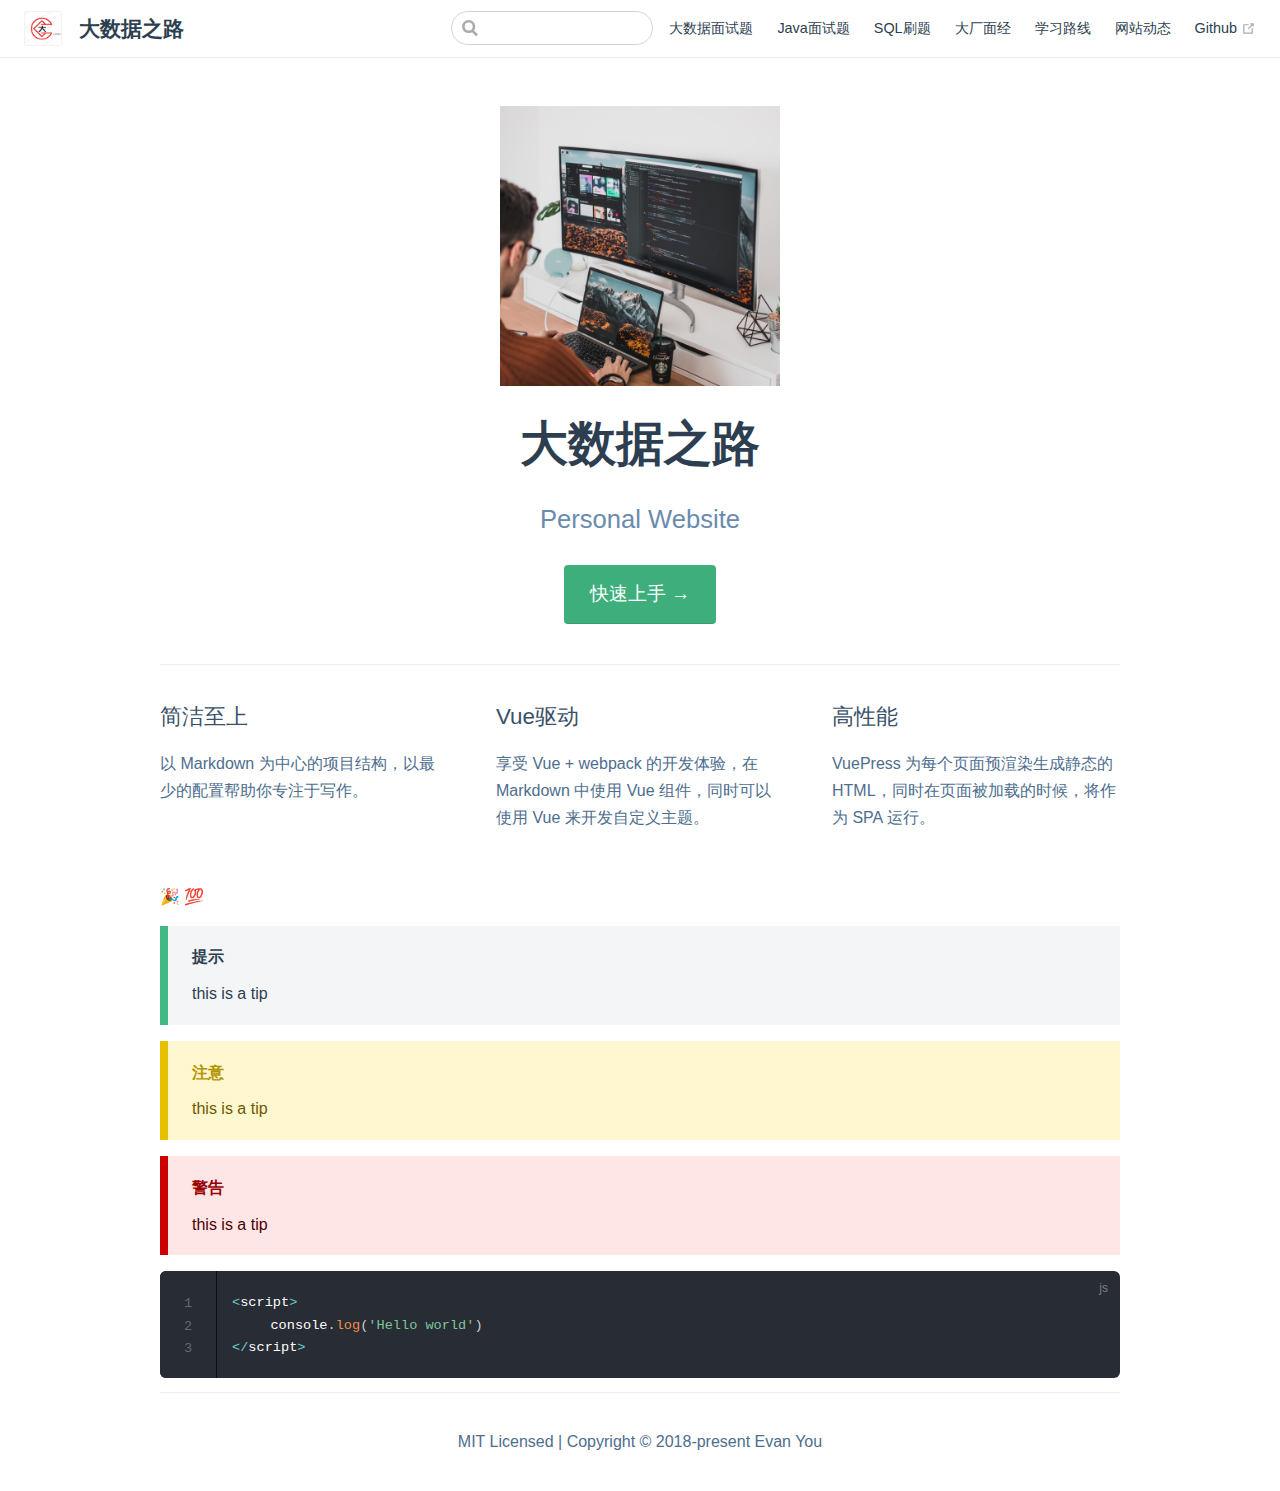
<file: index.html>
<!DOCTYPE html>
<html lang="en-US">
  <head>
    <meta charset="utf-8">
    <meta name="viewport" content="width=device-width,initial-scale=1">
    <title>大数据之路</title>
    <meta name="generator" content="VuePress 1.9.7">
    <link rel="icon" href="/images/photo.jpg">
    <link rel="manifest" href="/images/photo.jpg">
    <link rel="apple-touch-icon" href="/images/photo.jpg">
    <meta name="description" content="Personal Website">
    <meta http-quiv="pragma" cotent="no-cache">
    <meta http-quiv="pragma" cotent="no-cache,must-revalidate">
    <meta http-quiv="expires" cotent="0">
    
    <link rel="preload" href="/assets/css/0.styles.63d3c816.css" as="style"><link rel="preload" href="/assets/js/app.6d7726ef.js" as="script"><link rel="preload" href="/assets/js/2.224719af.js" as="script"><link rel="preload" href="/assets/js/7.f40f8d53.js" as="script"><link rel="prefetch" href="/assets/js/10.d94d00f7.js"><link rel="prefetch" href="/assets/js/11.6a6eb8c2.js"><link rel="prefetch" href="/assets/js/12.1c31ae17.js"><link rel="prefetch" href="/assets/js/13.1eb28de3.js"><link rel="prefetch" href="/assets/js/14.4646c7a1.js"><link rel="prefetch" href="/assets/js/15.cc3ab548.js"><link rel="prefetch" href="/assets/js/3.e2dbf949.js"><link rel="prefetch" href="/assets/js/4.132fc7b4.js"><link rel="prefetch" href="/assets/js/5.08e42133.js"><link rel="prefetch" href="/assets/js/6.404ef722.js"><link rel="prefetch" href="/assets/js/8.87f93052.js"><link rel="prefetch" href="/assets/js/9.e8c5608e.js">
    <link rel="stylesheet" href="/assets/css/0.styles.63d3c816.css">
  </head>
  <body>
    <div id="app" data-server-rendered="true"><div class="theme-container no-sidebar"><header class="navbar"><div class="sidebar-button"><svg xmlns="http://www.w3.org/2000/svg" aria-hidden="true" role="img" viewBox="0 0 448 512" class="icon"><path fill="currentColor" d="M436 124H12c-6.627 0-12-5.373-12-12V80c0-6.627 5.373-12 12-12h424c6.627 0 12 5.373 12 12v32c0 6.627-5.373 12-12 12zm0 160H12c-6.627 0-12-5.373-12-12v-32c0-6.627 5.373-12 12-12h424c6.627 0 12 5.373 12 12v32c0 6.627-5.373 12-12 12zm0 160H12c-6.627 0-12-5.373-12-12v-32c0-6.627 5.373-12 12-12h424c6.627 0 12 5.373 12 12v32c0 6.627-5.373 12-12 12z"></path></svg></div> <a href="/" aria-current="page" class="home-link router-link-exact-active router-link-active"><img src="/images/logo.jpg" alt="大数据之路" class="logo"> <span class="site-name can-hide">大数据之路</span></a> <div class="links"><div class="search-box"><input aria-label="Search" autocomplete="off" spellcheck="false" value=""> <!----></div> <nav class="nav-links can-hide"><div class="nav-item"><a href="/bigdata/" class="nav-link">
  大数据面试题
</a></div><div class="nav-item"><a href="/java/" class="nav-link">
  Java面试题
</a></div><div class="nav-item"><a href="/sql/" class="nav-link">
  SQL刷题
</a></div><div class="nav-item"><a href="/face_sc/" class="nav-link">
  大厂面经
</a></div><div class="nav-item"><a href="/learn_road/" class="nav-link">
  学习路线
</a></div><div class="nav-item"><a href="/others/" class="nav-link">
  网站动态
</a></div><div class="nav-item"><a href="https://githun.com" target="_blank" rel="noopener noreferrer" class="nav-link external">
  Github
  <span><svg xmlns="http://www.w3.org/2000/svg" aria-hidden="true" focusable="false" x="0px" y="0px" viewBox="0 0 100 100" width="15" height="15" class="icon outbound"><path fill="currentColor" d="M18.8,85.1h56l0,0c2.2,0,4-1.8,4-4v-32h-8v28h-48v-48h28v-8h-32l0,0c-2.2,0-4,1.8-4,4v56C14.8,83.3,16.6,85.1,18.8,85.1z"></path> <polygon fill="currentColor" points="45.7,48.7 51.3,54.3 77.2,28.5 77.2,37.2 85.2,37.2 85.2,14.9 62.8,14.9 62.8,22.9 71.5,22.9"></polygon></svg> <span class="sr-only">(opens new window)</span></span></a></div> <!----></nav></div></header> <div class="sidebar-mask"></div> <aside class="sidebar"><nav class="nav-links"><div class="nav-item"><a href="/bigdata/" class="nav-link">
  大数据面试题
</a></div><div class="nav-item"><a href="/java/" class="nav-link">
  Java面试题
</a></div><div class="nav-item"><a href="/sql/" class="nav-link">
  SQL刷题
</a></div><div class="nav-item"><a href="/face_sc/" class="nav-link">
  大厂面经
</a></div><div class="nav-item"><a href="/learn_road/" class="nav-link">
  学习路线
</a></div><div class="nav-item"><a href="/others/" class="nav-link">
  网站动态
</a></div><div class="nav-item"><a href="https://githun.com" target="_blank" rel="noopener noreferrer" class="nav-link external">
  Github
  <span><svg xmlns="http://www.w3.org/2000/svg" aria-hidden="true" focusable="false" x="0px" y="0px" viewBox="0 0 100 100" width="15" height="15" class="icon outbound"><path fill="currentColor" d="M18.8,85.1h56l0,0c2.2,0,4-1.8,4-4v-32h-8v28h-48v-48h28v-8h-32l0,0c-2.2,0-4,1.8-4,4v56C14.8,83.3,16.6,85.1,18.8,85.1z"></path> <polygon fill="currentColor" points="45.7,48.7 51.3,54.3 77.2,28.5 77.2,37.2 85.2,37.2 85.2,14.9 62.8,14.9 62.8,22.9 71.5,22.9"></polygon></svg> <span class="sr-only">(opens new window)</span></span></a></div> <!----></nav>  <ul class="sidebar-links"><li><section class="sidebar-group depth-0"><p class="sidebar-heading open"><span>Home</span> <!----></p> <!----></section></li></ul> </aside> <main aria-labelledby="main-title" class="home"><header class="hero"><img src="/images/photo.jpg" alt="hero"> <h1 id="main-title">
      大数据之路
    </h1> <p class="description">
      Personal Website
    </p> <p class="action"><a href="/guide.html" class="nav-link action-button">
  快速上手 →
</a></p></header> <div class="features"><div class="feature"><h2>简洁至上</h2> <p>以 Markdown 为中心的项目结构，以最少的配置帮助你专注于写作。</p></div><div class="feature"><h2>Vue驱动</h2> <p>享受 Vue + webpack 的开发体验，在 Markdown 中使用 Vue 组件，同时可以使用 Vue 来开发自定义主题。</p></div><div class="feature"><h2>高性能</h2> <p>VuePress 为每个页面预渲染生成静态的 HTML，同时在页面被加载的时候，将作为 SPA 运行。</p></div></div> <div class="theme-default-content custom content__default"><p>🎉 💯</p> <div class="custom-block tip"><p class="custom-block-title">提示</p> <p>this is a tip</p></div> <div class="custom-block warning"><p class="custom-block-title">注意</p> <p>this is a tip</p></div> <div class="custom-block danger"><p class="custom-block-title">警告</p> <p>this is a tip</p></div> <div class="language-js line-numbers-mode"><pre class="language-js"><code><span class="token operator">&lt;</span>script<span class="token operator">&gt;</span>
	console<span class="token punctuation">.</span><span class="token function">log</span><span class="token punctuation">(</span><span class="token string">'Hello world'</span><span class="token punctuation">)</span>
<span class="token operator">&lt;</span><span class="token operator">/</span>script<span class="token operator">&gt;</span>
</code></pre> <div class="line-numbers-wrapper"><span class="line-number">1</span><br><span class="line-number">2</span><br><span class="line-number">3</span><br></div></div></div> <div class="footer">
    MIT Licensed | Copyright © 2018-present Evan You
  </div></main></div><div class="global-ui"></div></div>
    <script src="/assets/js/app.6d7726ef.js" defer></script><script src="/assets/js/2.224719af.js" defer></script><script src="/assets/js/7.f40f8d53.js" defer></script>
  </body>
</html>
</file>
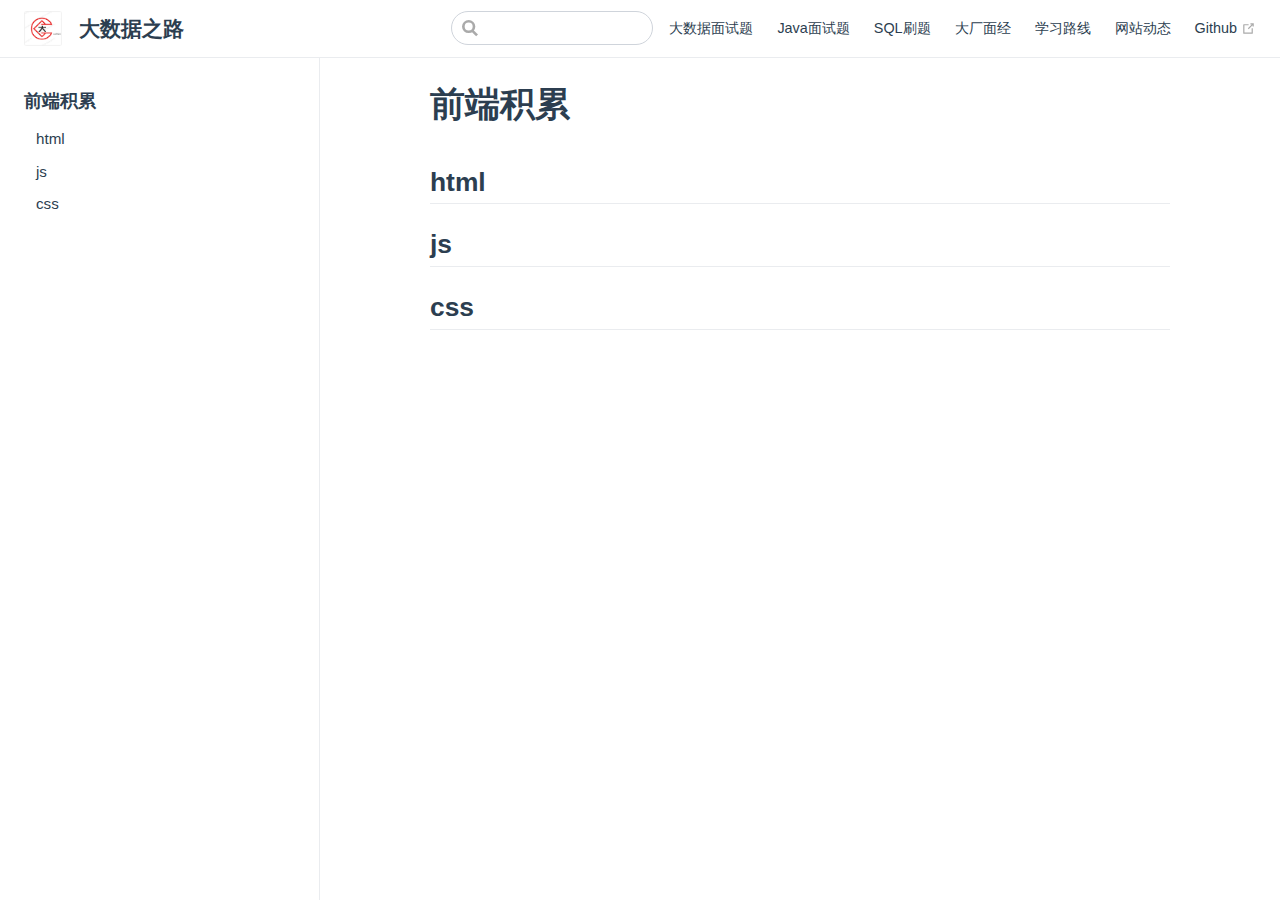
<file: accumulate/index.html>
<!DOCTYPE html>
<html lang="en-US">
  <head>
    <meta charset="utf-8">
    <meta name="viewport" content="width=device-width,initial-scale=1">
    <title>前端积累 | 大数据之路</title>
    <meta name="generator" content="VuePress 1.9.7">
    <link rel="icon" href="/images/photo.jpg">
    <link rel="manifest" href="/images/photo.jpg">
    <link rel="apple-touch-icon" href="/images/photo.jpg">
    <meta name="description" content="Personal Website">
    <meta http-quiv="pragma" cotent="no-cache">
    <meta http-quiv="pragma" cotent="no-cache,must-revalidate">
    <meta http-quiv="expires" cotent="0">
    
    <link rel="preload" href="/assets/css/0.styles.63d3c816.css" as="style"><link rel="preload" href="/assets/js/app.6d7726ef.js" as="script"><link rel="preload" href="/assets/js/2.224719af.js" as="script"><link rel="preload" href="/assets/js/8.87f93052.js" as="script"><link rel="prefetch" href="/assets/js/10.d94d00f7.js"><link rel="prefetch" href="/assets/js/11.6a6eb8c2.js"><link rel="prefetch" href="/assets/js/12.1c31ae17.js"><link rel="prefetch" href="/assets/js/13.1eb28de3.js"><link rel="prefetch" href="/assets/js/14.4646c7a1.js"><link rel="prefetch" href="/assets/js/15.cc3ab548.js"><link rel="prefetch" href="/assets/js/3.e2dbf949.js"><link rel="prefetch" href="/assets/js/4.132fc7b4.js"><link rel="prefetch" href="/assets/js/5.08e42133.js"><link rel="prefetch" href="/assets/js/6.404ef722.js"><link rel="prefetch" href="/assets/js/7.f40f8d53.js"><link rel="prefetch" href="/assets/js/9.e8c5608e.js">
    <link rel="stylesheet" href="/assets/css/0.styles.63d3c816.css">
  </head>
  <body>
    <div id="app" data-server-rendered="true"><div class="theme-container"><header class="navbar"><div class="sidebar-button"><svg xmlns="http://www.w3.org/2000/svg" aria-hidden="true" role="img" viewBox="0 0 448 512" class="icon"><path fill="currentColor" d="M436 124H12c-6.627 0-12-5.373-12-12V80c0-6.627 5.373-12 12-12h424c6.627 0 12 5.373 12 12v32c0 6.627-5.373 12-12 12zm0 160H12c-6.627 0-12-5.373-12-12v-32c0-6.627 5.373-12 12-12h424c6.627 0 12 5.373 12 12v32c0 6.627-5.373 12-12 12zm0 160H12c-6.627 0-12-5.373-12-12v-32c0-6.627 5.373-12 12-12h424c6.627 0 12 5.373 12 12v32c0 6.627-5.373 12-12 12z"></path></svg></div> <a href="/" class="home-link router-link-active"><img src="/images/logo.jpg" alt="大数据之路" class="logo"> <span class="site-name can-hide">大数据之路</span></a> <div class="links"><div class="search-box"><input aria-label="Search" autocomplete="off" spellcheck="false" value=""> <!----></div> <nav class="nav-links can-hide"><div class="nav-item"><a href="/bigdata/" class="nav-link">
  大数据面试题
</a></div><div class="nav-item"><a href="/java/" class="nav-link">
  Java面试题
</a></div><div class="nav-item"><a href="/sql/" class="nav-link">
  SQL刷题
</a></div><div class="nav-item"><a href="/face_sc/" class="nav-link">
  大厂面经
</a></div><div class="nav-item"><a href="/learn_road/" class="nav-link">
  学习路线
</a></div><div class="nav-item"><a href="/others/" class="nav-link">
  网站动态
</a></div><div class="nav-item"><a href="https://githun.com" target="_blank" rel="noopener noreferrer" class="nav-link external">
  Github
  <span><svg xmlns="http://www.w3.org/2000/svg" aria-hidden="true" focusable="false" x="0px" y="0px" viewBox="0 0 100 100" width="15" height="15" class="icon outbound"><path fill="currentColor" d="M18.8,85.1h56l0,0c2.2,0,4-1.8,4-4v-32h-8v28h-48v-48h28v-8h-32l0,0c-2.2,0-4,1.8-4,4v56C14.8,83.3,16.6,85.1,18.8,85.1z"></path> <polygon fill="currentColor" points="45.7,48.7 51.3,54.3 77.2,28.5 77.2,37.2 85.2,37.2 85.2,14.9 62.8,14.9 62.8,22.9 71.5,22.9"></polygon></svg> <span class="sr-only">(opens new window)</span></span></a></div> <!----></nav></div></header> <div class="sidebar-mask"></div> <aside class="sidebar"><nav class="nav-links"><div class="nav-item"><a href="/bigdata/" class="nav-link">
  大数据面试题
</a></div><div class="nav-item"><a href="/java/" class="nav-link">
  Java面试题
</a></div><div class="nav-item"><a href="/sql/" class="nav-link">
  SQL刷题
</a></div><div class="nav-item"><a href="/face_sc/" class="nav-link">
  大厂面经
</a></div><div class="nav-item"><a href="/learn_road/" class="nav-link">
  学习路线
</a></div><div class="nav-item"><a href="/others/" class="nav-link">
  网站动态
</a></div><div class="nav-item"><a href="https://githun.com" target="_blank" rel="noopener noreferrer" class="nav-link external">
  Github
  <span><svg xmlns="http://www.w3.org/2000/svg" aria-hidden="true" focusable="false" x="0px" y="0px" viewBox="0 0 100 100" width="15" height="15" class="icon outbound"><path fill="currentColor" d="M18.8,85.1h56l0,0c2.2,0,4-1.8,4-4v-32h-8v28h-48v-48h28v-8h-32l0,0c-2.2,0-4,1.8-4,4v56C14.8,83.3,16.6,85.1,18.8,85.1z"></path> <polygon fill="currentColor" points="45.7,48.7 51.3,54.3 77.2,28.5 77.2,37.2 85.2,37.2 85.2,14.9 62.8,14.9 62.8,22.9 71.5,22.9"></polygon></svg> <span class="sr-only">(opens new window)</span></span></a></div> <!----></nav>  <ul class="sidebar-links"><li><section class="sidebar-group depth-0"><p class="sidebar-heading open"><span>前端积累</span> <!----></p> <ul class="sidebar-links sidebar-group-items"><li><a href="/accumulate/#html" class="sidebar-link">html</a><ul class="sidebar-sub-headers"></ul></li><li><a href="/accumulate/#js" class="sidebar-link">js</a><ul class="sidebar-sub-headers"></ul></li><li><a href="/accumulate/#css" class="sidebar-link">css</a><ul class="sidebar-sub-headers"></ul></li></ul></section></li></ul> </aside> <main class="page"> <div class="theme-default-content content__default"><h1 id="前端积累"><a href="#前端积累" class="header-anchor">#</a> 前端积累</h1> <h2 id="html"><a href="#html" class="header-anchor">#</a> html</h2> <h2 id="js"><a href="#js" class="header-anchor">#</a> js</h2> <h2 id="css"><a href="#css" class="header-anchor">#</a> css</h2></div> <footer class="page-edit"><!----> <!----></footer> <!----> </main></div><div class="global-ui"></div></div>
    <script src="/assets/js/app.6d7726ef.js" defer></script><script src="/assets/js/2.224719af.js" defer></script><script src="/assets/js/8.87f93052.js" defer></script>
  </body>
</html>
</file>
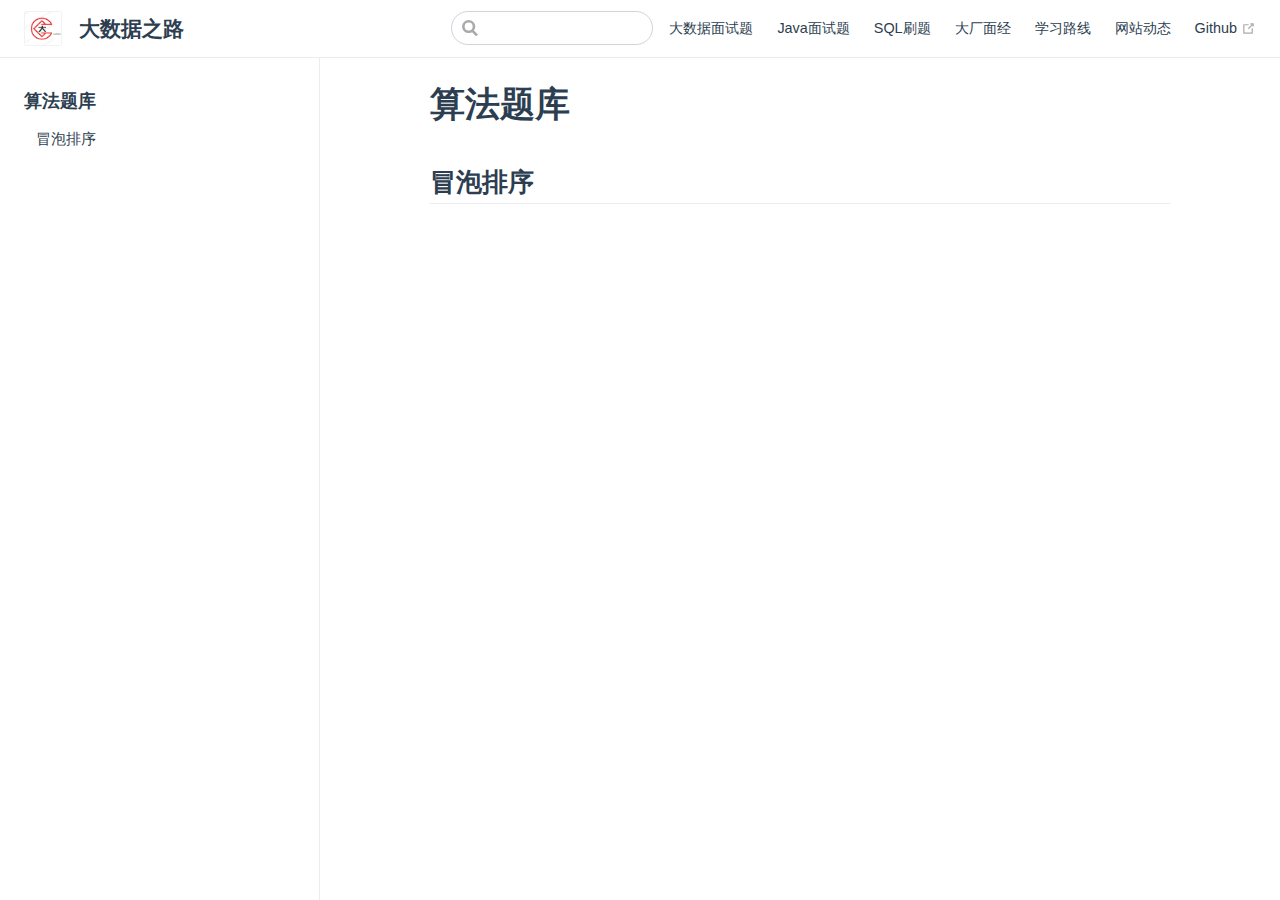
<file: algorithm/index.html>
<!DOCTYPE html>
<html lang="en-US">
  <head>
    <meta charset="utf-8">
    <meta name="viewport" content="width=device-width,initial-scale=1">
    <title>算法题库 | 大数据之路</title>
    <meta name="generator" content="VuePress 1.9.7">
    <link rel="icon" href="/images/photo.jpg">
    <link rel="manifest" href="/images/photo.jpg">
    <link rel="apple-touch-icon" href="/images/photo.jpg">
    <meta name="description" content="Personal Website">
    <meta http-quiv="pragma" cotent="no-cache">
    <meta http-quiv="pragma" cotent="no-cache,must-revalidate">
    <meta http-quiv="expires" cotent="0">
    
    <link rel="preload" href="/assets/css/0.styles.63d3c816.css" as="style"><link rel="preload" href="/assets/js/app.6d7726ef.js" as="script"><link rel="preload" href="/assets/js/2.224719af.js" as="script"><link rel="preload" href="/assets/js/9.e8c5608e.js" as="script"><link rel="prefetch" href="/assets/js/10.d94d00f7.js"><link rel="prefetch" href="/assets/js/11.6a6eb8c2.js"><link rel="prefetch" href="/assets/js/12.1c31ae17.js"><link rel="prefetch" href="/assets/js/13.1eb28de3.js"><link rel="prefetch" href="/assets/js/14.4646c7a1.js"><link rel="prefetch" href="/assets/js/15.cc3ab548.js"><link rel="prefetch" href="/assets/js/3.e2dbf949.js"><link rel="prefetch" href="/assets/js/4.132fc7b4.js"><link rel="prefetch" href="/assets/js/5.08e42133.js"><link rel="prefetch" href="/assets/js/6.404ef722.js"><link rel="prefetch" href="/assets/js/7.f40f8d53.js"><link rel="prefetch" href="/assets/js/8.87f93052.js">
    <link rel="stylesheet" href="/assets/css/0.styles.63d3c816.css">
  </head>
  <body>
    <div id="app" data-server-rendered="true"><div class="theme-container"><header class="navbar"><div class="sidebar-button"><svg xmlns="http://www.w3.org/2000/svg" aria-hidden="true" role="img" viewBox="0 0 448 512" class="icon"><path fill="currentColor" d="M436 124H12c-6.627 0-12-5.373-12-12V80c0-6.627 5.373-12 12-12h424c6.627 0 12 5.373 12 12v32c0 6.627-5.373 12-12 12zm0 160H12c-6.627 0-12-5.373-12-12v-32c0-6.627 5.373-12 12-12h424c6.627 0 12 5.373 12 12v32c0 6.627-5.373 12-12 12zm0 160H12c-6.627 0-12-5.373-12-12v-32c0-6.627 5.373-12 12-12h424c6.627 0 12 5.373 12 12v32c0 6.627-5.373 12-12 12z"></path></svg></div> <a href="/" class="home-link router-link-active"><img src="/images/logo.jpg" alt="大数据之路" class="logo"> <span class="site-name can-hide">大数据之路</span></a> <div class="links"><div class="search-box"><input aria-label="Search" autocomplete="off" spellcheck="false" value=""> <!----></div> <nav class="nav-links can-hide"><div class="nav-item"><a href="/bigdata/" class="nav-link">
  大数据面试题
</a></div><div class="nav-item"><a href="/java/" class="nav-link">
  Java面试题
</a></div><div class="nav-item"><a href="/sql/" class="nav-link">
  SQL刷题
</a></div><div class="nav-item"><a href="/face_sc/" class="nav-link">
  大厂面经
</a></div><div class="nav-item"><a href="/learn_road/" class="nav-link">
  学习路线
</a></div><div class="nav-item"><a href="/others/" class="nav-link">
  网站动态
</a></div><div class="nav-item"><a href="https://githun.com" target="_blank" rel="noopener noreferrer" class="nav-link external">
  Github
  <span><svg xmlns="http://www.w3.org/2000/svg" aria-hidden="true" focusable="false" x="0px" y="0px" viewBox="0 0 100 100" width="15" height="15" class="icon outbound"><path fill="currentColor" d="M18.8,85.1h56l0,0c2.2,0,4-1.8,4-4v-32h-8v28h-48v-48h28v-8h-32l0,0c-2.2,0-4,1.8-4,4v56C14.8,83.3,16.6,85.1,18.8,85.1z"></path> <polygon fill="currentColor" points="45.7,48.7 51.3,54.3 77.2,28.5 77.2,37.2 85.2,37.2 85.2,14.9 62.8,14.9 62.8,22.9 71.5,22.9"></polygon></svg> <span class="sr-only">(opens new window)</span></span></a></div> <!----></nav></div></header> <div class="sidebar-mask"></div> <aside class="sidebar"><nav class="nav-links"><div class="nav-item"><a href="/bigdata/" class="nav-link">
  大数据面试题
</a></div><div class="nav-item"><a href="/java/" class="nav-link">
  Java面试题
</a></div><div class="nav-item"><a href="/sql/" class="nav-link">
  SQL刷题
</a></div><div class="nav-item"><a href="/face_sc/" class="nav-link">
  大厂面经
</a></div><div class="nav-item"><a href="/learn_road/" class="nav-link">
  学习路线
</a></div><div class="nav-item"><a href="/others/" class="nav-link">
  网站动态
</a></div><div class="nav-item"><a href="https://githun.com" target="_blank" rel="noopener noreferrer" class="nav-link external">
  Github
  <span><svg xmlns="http://www.w3.org/2000/svg" aria-hidden="true" focusable="false" x="0px" y="0px" viewBox="0 0 100 100" width="15" height="15" class="icon outbound"><path fill="currentColor" d="M18.8,85.1h56l0,0c2.2,0,4-1.8,4-4v-32h-8v28h-48v-48h28v-8h-32l0,0c-2.2,0-4,1.8-4,4v56C14.8,83.3,16.6,85.1,18.8,85.1z"></path> <polygon fill="currentColor" points="45.7,48.7 51.3,54.3 77.2,28.5 77.2,37.2 85.2,37.2 85.2,14.9 62.8,14.9 62.8,22.9 71.5,22.9"></polygon></svg> <span class="sr-only">(opens new window)</span></span></a></div> <!----></nav>  <ul class="sidebar-links"><li><section class="sidebar-group depth-0"><p class="sidebar-heading open"><span>算法题库</span> <!----></p> <ul class="sidebar-links sidebar-group-items"><li><a href="/algorithm/#冒泡排序" class="sidebar-link">冒泡排序</a><ul class="sidebar-sub-headers"></ul></li></ul></section></li></ul> </aside> <main class="page"> <div class="theme-default-content content__default"><h1 id="算法题库"><a href="#算法题库" class="header-anchor">#</a> 算法题库</h1> <h2 id="冒泡排序"><a href="#冒泡排序" class="header-anchor">#</a> 冒泡排序</h2></div> <footer class="page-edit"><!----> <!----></footer> <!----> </main></div><div class="global-ui"></div></div>
    <script src="/assets/js/app.6d7726ef.js" defer></script><script src="/assets/js/2.224719af.js" defer></script><script src="/assets/js/9.e8c5608e.js" defer></script>
  </body>
</html>
</file>
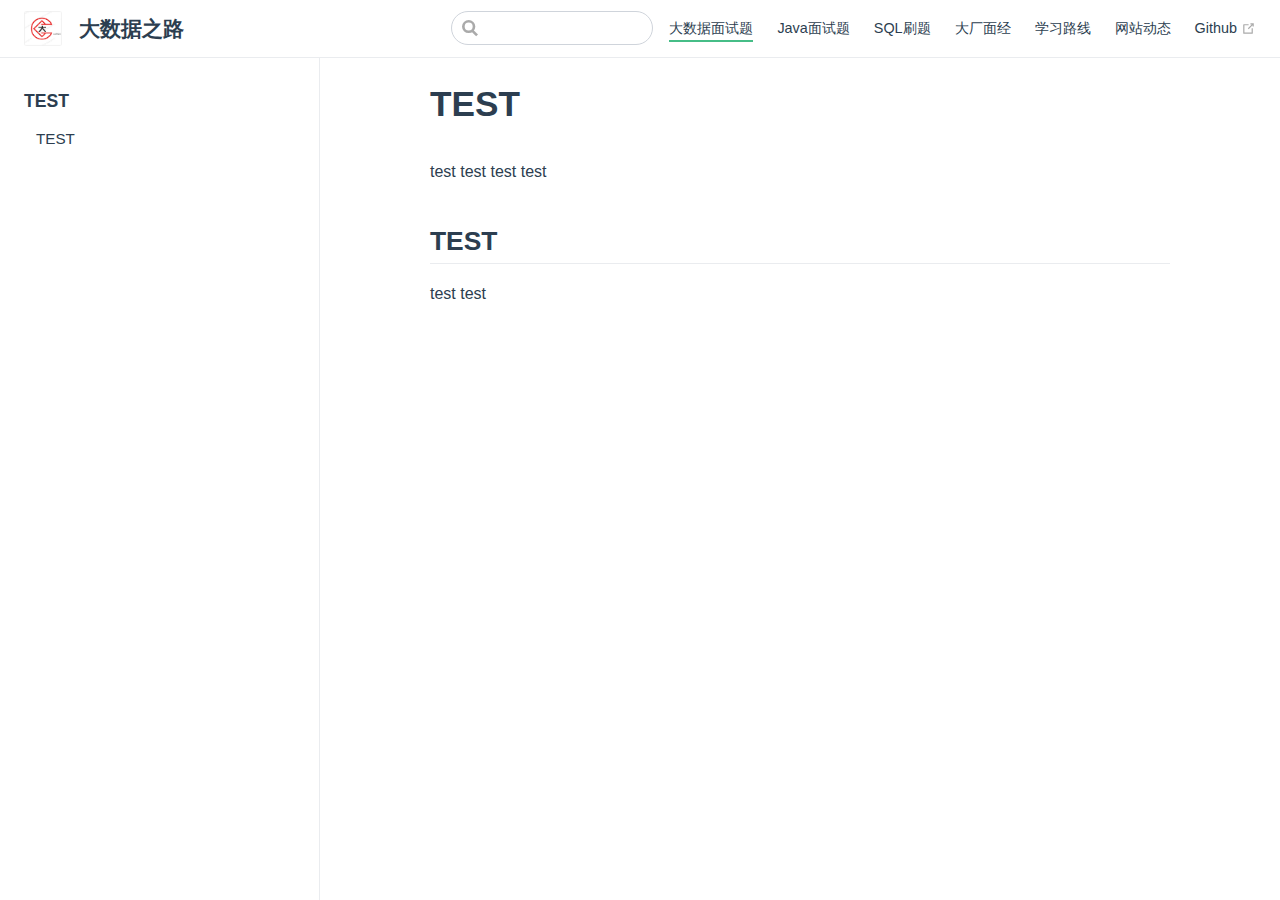
<file: bigdata/index.html>
<!DOCTYPE html>
<html lang="en-US">
  <head>
    <meta charset="utf-8">
    <meta name="viewport" content="width=device-width,initial-scale=1">
    <title>TEST | 大数据之路</title>
    <meta name="generator" content="VuePress 1.9.7">
    <link rel="icon" href="/images/photo.jpg">
    <link rel="manifest" href="/images/photo.jpg">
    <link rel="apple-touch-icon" href="/images/photo.jpg">
    <meta name="description" content="Personal Website">
    <meta http-quiv="pragma" cotent="no-cache">
    <meta http-quiv="pragma" cotent="no-cache,must-revalidate">
    <meta http-quiv="expires" cotent="0">
    
    <link rel="preload" href="/assets/css/0.styles.63d3c816.css" as="style"><link rel="preload" href="/assets/js/app.6d7726ef.js" as="script"><link rel="preload" href="/assets/js/2.224719af.js" as="script"><link rel="preload" href="/assets/js/10.d94d00f7.js" as="script"><link rel="prefetch" href="/assets/js/11.6a6eb8c2.js"><link rel="prefetch" href="/assets/js/12.1c31ae17.js"><link rel="prefetch" href="/assets/js/13.1eb28de3.js"><link rel="prefetch" href="/assets/js/14.4646c7a1.js"><link rel="prefetch" href="/assets/js/15.cc3ab548.js"><link rel="prefetch" href="/assets/js/3.e2dbf949.js"><link rel="prefetch" href="/assets/js/4.132fc7b4.js"><link rel="prefetch" href="/assets/js/5.08e42133.js"><link rel="prefetch" href="/assets/js/6.404ef722.js"><link rel="prefetch" href="/assets/js/7.f40f8d53.js"><link rel="prefetch" href="/assets/js/8.87f93052.js"><link rel="prefetch" href="/assets/js/9.e8c5608e.js">
    <link rel="stylesheet" href="/assets/css/0.styles.63d3c816.css">
  </head>
  <body>
    <div id="app" data-server-rendered="true"><div class="theme-container"><header class="navbar"><div class="sidebar-button"><svg xmlns="http://www.w3.org/2000/svg" aria-hidden="true" role="img" viewBox="0 0 448 512" class="icon"><path fill="currentColor" d="M436 124H12c-6.627 0-12-5.373-12-12V80c0-6.627 5.373-12 12-12h424c6.627 0 12 5.373 12 12v32c0 6.627-5.373 12-12 12zm0 160H12c-6.627 0-12-5.373-12-12v-32c0-6.627 5.373-12 12-12h424c6.627 0 12 5.373 12 12v32c0 6.627-5.373 12-12 12zm0 160H12c-6.627 0-12-5.373-12-12v-32c0-6.627 5.373-12 12-12h424c6.627 0 12 5.373 12 12v32c0 6.627-5.373 12-12 12z"></path></svg></div> <a href="/" class="home-link router-link-active"><img src="/images/logo.jpg" alt="大数据之路" class="logo"> <span class="site-name can-hide">大数据之路</span></a> <div class="links"><div class="search-box"><input aria-label="Search" autocomplete="off" spellcheck="false" value=""> <!----></div> <nav class="nav-links can-hide"><div class="nav-item"><a href="/bigdata/" aria-current="page" class="nav-link router-link-exact-active router-link-active">
  大数据面试题
</a></div><div class="nav-item"><a href="/java/" class="nav-link">
  Java面试题
</a></div><div class="nav-item"><a href="/sql/" class="nav-link">
  SQL刷题
</a></div><div class="nav-item"><a href="/face_sc/" class="nav-link">
  大厂面经
</a></div><div class="nav-item"><a href="/learn_road/" class="nav-link">
  学习路线
</a></div><div class="nav-item"><a href="/others/" class="nav-link">
  网站动态
</a></div><div class="nav-item"><a href="https://githun.com" target="_blank" rel="noopener noreferrer" class="nav-link external">
  Github
  <span><svg xmlns="http://www.w3.org/2000/svg" aria-hidden="true" focusable="false" x="0px" y="0px" viewBox="0 0 100 100" width="15" height="15" class="icon outbound"><path fill="currentColor" d="M18.8,85.1h56l0,0c2.2,0,4-1.8,4-4v-32h-8v28h-48v-48h28v-8h-32l0,0c-2.2,0-4,1.8-4,4v56C14.8,83.3,16.6,85.1,18.8,85.1z"></path> <polygon fill="currentColor" points="45.7,48.7 51.3,54.3 77.2,28.5 77.2,37.2 85.2,37.2 85.2,14.9 62.8,14.9 62.8,22.9 71.5,22.9"></polygon></svg> <span class="sr-only">(opens new window)</span></span></a></div> <!----></nav></div></header> <div class="sidebar-mask"></div> <aside class="sidebar"><nav class="nav-links"><div class="nav-item"><a href="/bigdata/" aria-current="page" class="nav-link router-link-exact-active router-link-active">
  大数据面试题
</a></div><div class="nav-item"><a href="/java/" class="nav-link">
  Java面试题
</a></div><div class="nav-item"><a href="/sql/" class="nav-link">
  SQL刷题
</a></div><div class="nav-item"><a href="/face_sc/" class="nav-link">
  大厂面经
</a></div><div class="nav-item"><a href="/learn_road/" class="nav-link">
  学习路线
</a></div><div class="nav-item"><a href="/others/" class="nav-link">
  网站动态
</a></div><div class="nav-item"><a href="https://githun.com" target="_blank" rel="noopener noreferrer" class="nav-link external">
  Github
  <span><svg xmlns="http://www.w3.org/2000/svg" aria-hidden="true" focusable="false" x="0px" y="0px" viewBox="0 0 100 100" width="15" height="15" class="icon outbound"><path fill="currentColor" d="M18.8,85.1h56l0,0c2.2,0,4-1.8,4-4v-32h-8v28h-48v-48h28v-8h-32l0,0c-2.2,0-4,1.8-4,4v56C14.8,83.3,16.6,85.1,18.8,85.1z"></path> <polygon fill="currentColor" points="45.7,48.7 51.3,54.3 77.2,28.5 77.2,37.2 85.2,37.2 85.2,14.9 62.8,14.9 62.8,22.9 71.5,22.9"></polygon></svg> <span class="sr-only">(opens new window)</span></span></a></div> <!----></nav>  <ul class="sidebar-links"><li><section class="sidebar-group depth-0"><p class="sidebar-heading open"><span>TEST</span> <!----></p> <ul class="sidebar-links sidebar-group-items"><li><a href="/bigdata/#test-2" class="sidebar-link">TEST</a><ul class="sidebar-sub-headers"></ul></li></ul></section></li></ul> </aside> <main class="page"> <div class="theme-default-content content__default"><h1 id="test"><a href="#test" class="header-anchor">#</a> TEST</h1> <p>test test
test test</p> <h2 id="test-2"><a href="#test-2" class="header-anchor">#</a> TEST</h2> <p>test test</p></div> <footer class="page-edit"><!----> <!----></footer> <!----> </main></div><div class="global-ui"></div></div>
    <script src="/assets/js/app.6d7726ef.js" defer></script><script src="/assets/js/2.224719af.js" defer></script><script src="/assets/js/10.d94d00f7.js" defer></script>
  </body>
</html>
</file>
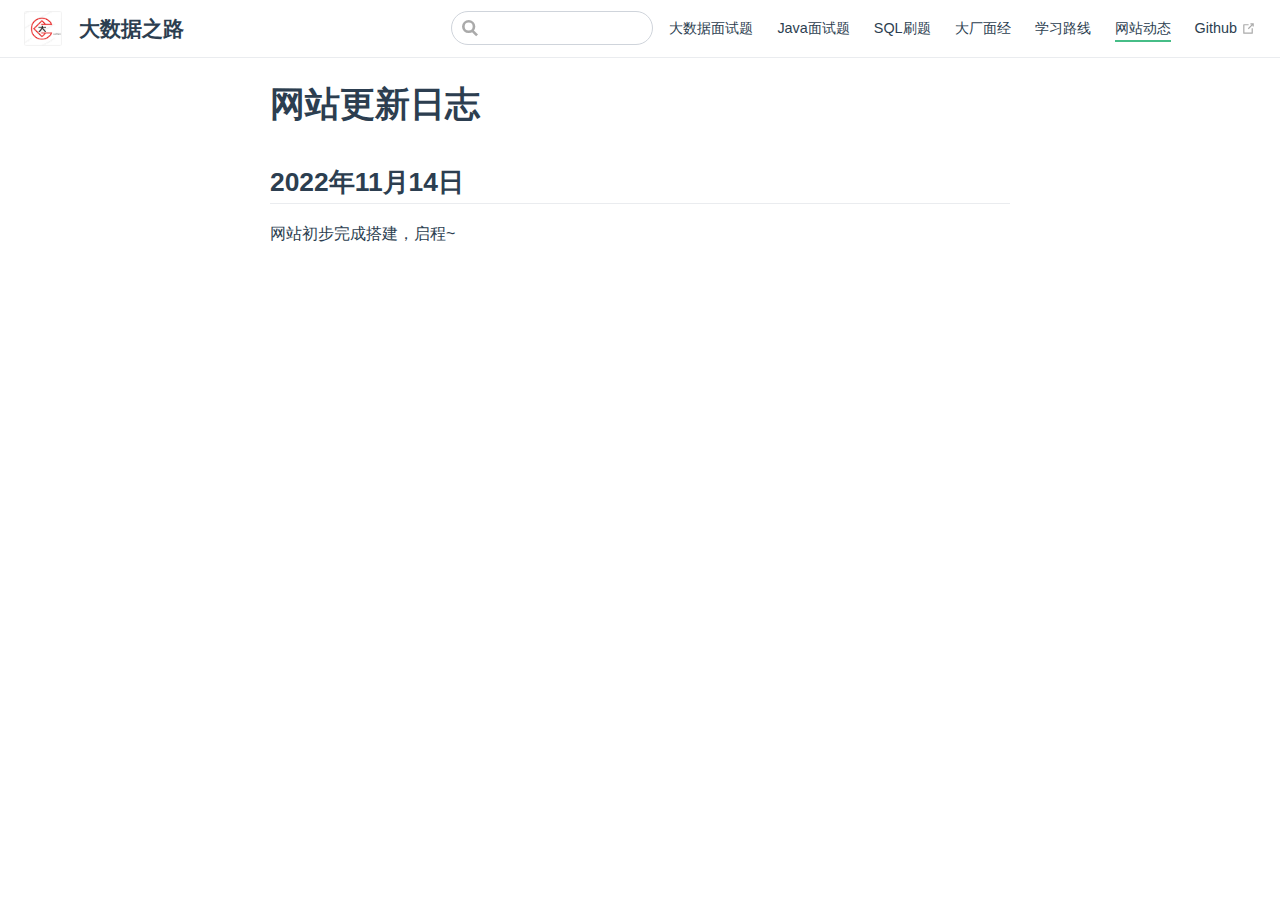
<file: others/index.html>
<!DOCTYPE html>
<html lang="en-US">
  <head>
    <meta charset="utf-8">
    <meta name="viewport" content="width=device-width,initial-scale=1">
    <title>网站更新日志 | 大数据之路</title>
    <meta name="generator" content="VuePress 1.9.7">
    <link rel="icon" href="/images/photo.jpg">
    <link rel="manifest" href="/images/photo.jpg">
    <link rel="apple-touch-icon" href="/images/photo.jpg">
    <meta name="description" content="Personal Website">
    <meta http-quiv="pragma" cotent="no-cache">
    <meta http-quiv="pragma" cotent="no-cache,must-revalidate">
    <meta http-quiv="expires" cotent="0">
    
    <link rel="preload" href="/assets/css/0.styles.63d3c816.css" as="style"><link rel="preload" href="/assets/js/app.6d7726ef.js" as="script"><link rel="preload" href="/assets/js/2.224719af.js" as="script"><link rel="preload" href="/assets/js/14.4646c7a1.js" as="script"><link rel="prefetch" href="/assets/js/10.d94d00f7.js"><link rel="prefetch" href="/assets/js/11.6a6eb8c2.js"><link rel="prefetch" href="/assets/js/12.1c31ae17.js"><link rel="prefetch" href="/assets/js/13.1eb28de3.js"><link rel="prefetch" href="/assets/js/15.cc3ab548.js"><link rel="prefetch" href="/assets/js/3.e2dbf949.js"><link rel="prefetch" href="/assets/js/4.132fc7b4.js"><link rel="prefetch" href="/assets/js/5.08e42133.js"><link rel="prefetch" href="/assets/js/6.404ef722.js"><link rel="prefetch" href="/assets/js/7.f40f8d53.js"><link rel="prefetch" href="/assets/js/8.87f93052.js"><link rel="prefetch" href="/assets/js/9.e8c5608e.js">
    <link rel="stylesheet" href="/assets/css/0.styles.63d3c816.css">
  </head>
  <body>
    <div id="app" data-server-rendered="true"><div class="theme-container no-sidebar"><header class="navbar"><div class="sidebar-button"><svg xmlns="http://www.w3.org/2000/svg" aria-hidden="true" role="img" viewBox="0 0 448 512" class="icon"><path fill="currentColor" d="M436 124H12c-6.627 0-12-5.373-12-12V80c0-6.627 5.373-12 12-12h424c6.627 0 12 5.373 12 12v32c0 6.627-5.373 12-12 12zm0 160H12c-6.627 0-12-5.373-12-12v-32c0-6.627 5.373-12 12-12h424c6.627 0 12 5.373 12 12v32c0 6.627-5.373 12-12 12zm0 160H12c-6.627 0-12-5.373-12-12v-32c0-6.627 5.373-12 12-12h424c6.627 0 12 5.373 12 12v32c0 6.627-5.373 12-12 12z"></path></svg></div> <a href="/" class="home-link router-link-active"><img src="/images/logo.jpg" alt="大数据之路" class="logo"> <span class="site-name can-hide">大数据之路</span></a> <div class="links"><div class="search-box"><input aria-label="Search" autocomplete="off" spellcheck="false" value=""> <!----></div> <nav class="nav-links can-hide"><div class="nav-item"><a href="/bigdata/" class="nav-link">
  大数据面试题
</a></div><div class="nav-item"><a href="/java/" class="nav-link">
  Java面试题
</a></div><div class="nav-item"><a href="/sql/" class="nav-link">
  SQL刷题
</a></div><div class="nav-item"><a href="/face_sc/" class="nav-link">
  大厂面经
</a></div><div class="nav-item"><a href="/learn_road/" class="nav-link">
  学习路线
</a></div><div class="nav-item"><a href="/others/" aria-current="page" class="nav-link router-link-exact-active router-link-active">
  网站动态
</a></div><div class="nav-item"><a href="https://githun.com" target="_blank" rel="noopener noreferrer" class="nav-link external">
  Github
  <span><svg xmlns="http://www.w3.org/2000/svg" aria-hidden="true" focusable="false" x="0px" y="0px" viewBox="0 0 100 100" width="15" height="15" class="icon outbound"><path fill="currentColor" d="M18.8,85.1h56l0,0c2.2,0,4-1.8,4-4v-32h-8v28h-48v-48h28v-8h-32l0,0c-2.2,0-4,1.8-4,4v56C14.8,83.3,16.6,85.1,18.8,85.1z"></path> <polygon fill="currentColor" points="45.7,48.7 51.3,54.3 77.2,28.5 77.2,37.2 85.2,37.2 85.2,14.9 62.8,14.9 62.8,22.9 71.5,22.9"></polygon></svg> <span class="sr-only">(opens new window)</span></span></a></div> <!----></nav></div></header> <div class="sidebar-mask"></div> <aside class="sidebar"><nav class="nav-links"><div class="nav-item"><a href="/bigdata/" class="nav-link">
  大数据面试题
</a></div><div class="nav-item"><a href="/java/" class="nav-link">
  Java面试题
</a></div><div class="nav-item"><a href="/sql/" class="nav-link">
  SQL刷题
</a></div><div class="nav-item"><a href="/face_sc/" class="nav-link">
  大厂面经
</a></div><div class="nav-item"><a href="/learn_road/" class="nav-link">
  学习路线
</a></div><div class="nav-item"><a href="/others/" aria-current="page" class="nav-link router-link-exact-active router-link-active">
  网站动态
</a></div><div class="nav-item"><a href="https://githun.com" target="_blank" rel="noopener noreferrer" class="nav-link external">
  Github
  <span><svg xmlns="http://www.w3.org/2000/svg" aria-hidden="true" focusable="false" x="0px" y="0px" viewBox="0 0 100 100" width="15" height="15" class="icon outbound"><path fill="currentColor" d="M18.8,85.1h56l0,0c2.2,0,4-1.8,4-4v-32h-8v28h-48v-48h28v-8h-32l0,0c-2.2,0-4,1.8-4,4v56C14.8,83.3,16.6,85.1,18.8,85.1z"></path> <polygon fill="currentColor" points="45.7,48.7 51.3,54.3 77.2,28.5 77.2,37.2 85.2,37.2 85.2,14.9 62.8,14.9 62.8,22.9 71.5,22.9"></polygon></svg> <span class="sr-only">(opens new window)</span></span></a></div> <!----></nav>  <ul class="sidebar-links"><li><section class="sidebar-group depth-0"><p class="sidebar-heading open"><span>网站更新日志</span> <!----></p> <ul class="sidebar-links sidebar-group-items"><li><a href="/others/#_2022年11月14日" class="sidebar-link">2022年11月14日</a><ul class="sidebar-sub-headers"></ul></li></ul></section></li></ul> </aside> <main class="page"> <div class="theme-default-content content__default"><h1 id="网站更新日志"><a href="#网站更新日志" class="header-anchor">#</a> 网站更新日志</h1> <h2 id="_2022年11月14日"><a href="#_2022年11月14日" class="header-anchor">#</a> 2022年11月14日</h2> <p>网站初步完成搭建，启程~</p></div> <footer class="page-edit"><!----> <!----></footer> <!----> </main></div><div class="global-ui"></div></div>
    <script src="/assets/js/app.6d7726ef.js" defer></script><script src="/assets/js/2.224719af.js" defer></script><script src="/assets/js/14.4646c7a1.js" defer></script>
  </body>
</html>
</file>
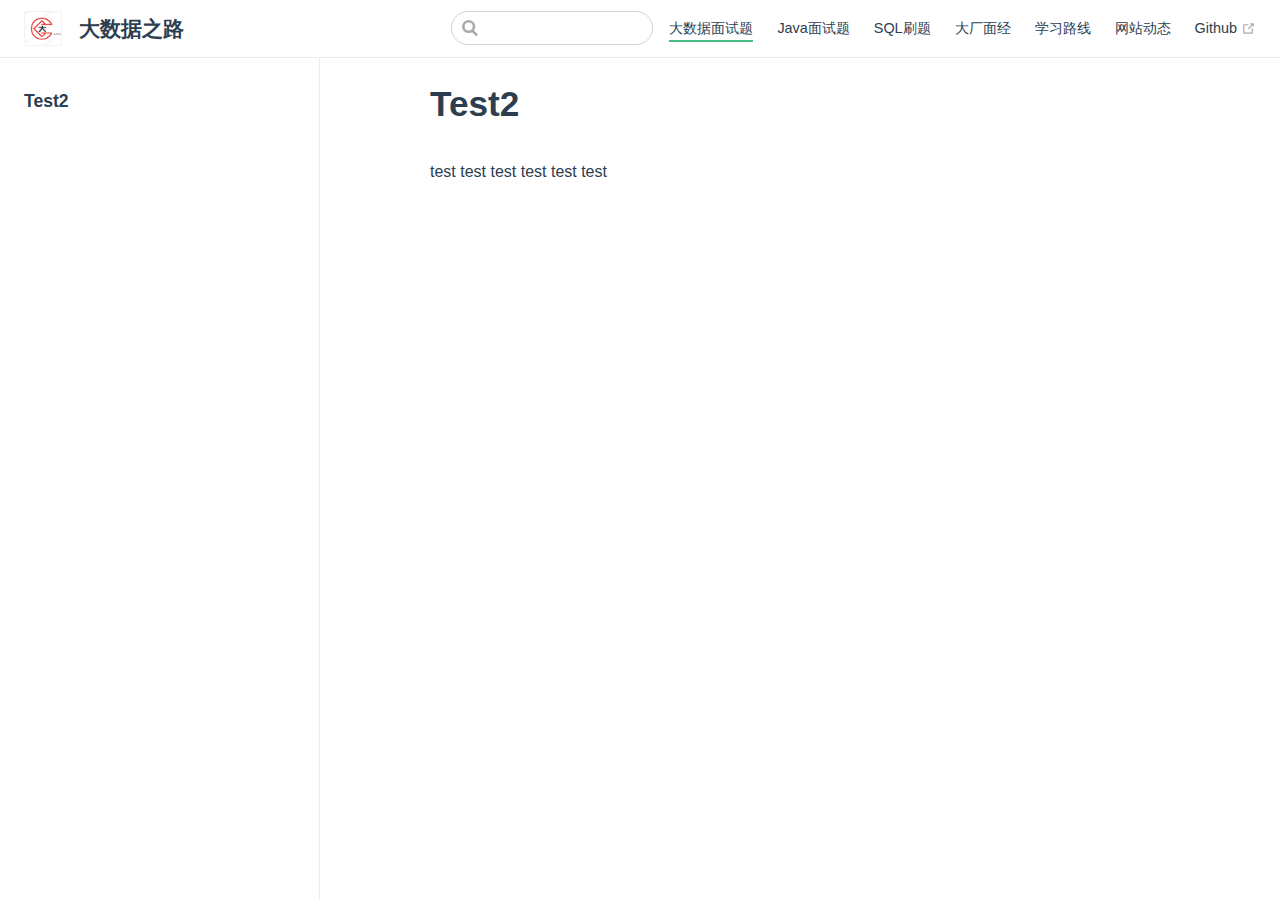
<file: bigdata/test.html>
<!DOCTYPE html>
<html lang="en-US">
  <head>
    <meta charset="utf-8">
    <meta name="viewport" content="width=device-width,initial-scale=1">
    <title>Test2 | 大数据之路</title>
    <meta name="generator" content="VuePress 1.9.7">
    <link rel="icon" href="/images/photo.jpg">
    <link rel="manifest" href="/images/photo.jpg">
    <link rel="apple-touch-icon" href="/images/photo.jpg">
    <meta name="description" content="Personal Website">
    <meta http-quiv="pragma" cotent="no-cache">
    <meta http-quiv="pragma" cotent="no-cache,must-revalidate">
    <meta http-quiv="expires" cotent="0">
    
    <link rel="preload" href="/assets/css/0.styles.63d3c816.css" as="style"><link rel="preload" href="/assets/js/app.6d7726ef.js" as="script"><link rel="preload" href="/assets/js/2.224719af.js" as="script"><link rel="preload" href="/assets/js/11.6a6eb8c2.js" as="script"><link rel="prefetch" href="/assets/js/10.d94d00f7.js"><link rel="prefetch" href="/assets/js/12.1c31ae17.js"><link rel="prefetch" href="/assets/js/13.1eb28de3.js"><link rel="prefetch" href="/assets/js/14.4646c7a1.js"><link rel="prefetch" href="/assets/js/15.cc3ab548.js"><link rel="prefetch" href="/assets/js/3.e2dbf949.js"><link rel="prefetch" href="/assets/js/4.132fc7b4.js"><link rel="prefetch" href="/assets/js/5.08e42133.js"><link rel="prefetch" href="/assets/js/6.404ef722.js"><link rel="prefetch" href="/assets/js/7.f40f8d53.js"><link rel="prefetch" href="/assets/js/8.87f93052.js"><link rel="prefetch" href="/assets/js/9.e8c5608e.js">
    <link rel="stylesheet" href="/assets/css/0.styles.63d3c816.css">
  </head>
  <body>
    <div id="app" data-server-rendered="true"><div class="theme-container"><header class="navbar"><div class="sidebar-button"><svg xmlns="http://www.w3.org/2000/svg" aria-hidden="true" role="img" viewBox="0 0 448 512" class="icon"><path fill="currentColor" d="M436 124H12c-6.627 0-12-5.373-12-12V80c0-6.627 5.373-12 12-12h424c6.627 0 12 5.373 12 12v32c0 6.627-5.373 12-12 12zm0 160H12c-6.627 0-12-5.373-12-12v-32c0-6.627 5.373-12 12-12h424c6.627 0 12 5.373 12 12v32c0 6.627-5.373 12-12 12zm0 160H12c-6.627 0-12-5.373-12-12v-32c0-6.627 5.373-12 12-12h424c6.627 0 12 5.373 12 12v32c0 6.627-5.373 12-12 12z"></path></svg></div> <a href="/" class="home-link router-link-active"><img src="/images/logo.jpg" alt="大数据之路" class="logo"> <span class="site-name can-hide">大数据之路</span></a> <div class="links"><div class="search-box"><input aria-label="Search" autocomplete="off" spellcheck="false" value=""> <!----></div> <nav class="nav-links can-hide"><div class="nav-item"><a href="/bigdata/" class="nav-link router-link-active">
  大数据面试题
</a></div><div class="nav-item"><a href="/java/" class="nav-link">
  Java面试题
</a></div><div class="nav-item"><a href="/sql/" class="nav-link">
  SQL刷题
</a></div><div class="nav-item"><a href="/face_sc/" class="nav-link">
  大厂面经
</a></div><div class="nav-item"><a href="/learn_road/" class="nav-link">
  学习路线
</a></div><div class="nav-item"><a href="/others/" class="nav-link">
  网站动态
</a></div><div class="nav-item"><a href="https://githun.com" target="_blank" rel="noopener noreferrer" class="nav-link external">
  Github
  <span><svg xmlns="http://www.w3.org/2000/svg" aria-hidden="true" focusable="false" x="0px" y="0px" viewBox="0 0 100 100" width="15" height="15" class="icon outbound"><path fill="currentColor" d="M18.8,85.1h56l0,0c2.2,0,4-1.8,4-4v-32h-8v28h-48v-48h28v-8h-32l0,0c-2.2,0-4,1.8-4,4v56C14.8,83.3,16.6,85.1,18.8,85.1z"></path> <polygon fill="currentColor" points="45.7,48.7 51.3,54.3 77.2,28.5 77.2,37.2 85.2,37.2 85.2,14.9 62.8,14.9 62.8,22.9 71.5,22.9"></polygon></svg> <span class="sr-only">(opens new window)</span></span></a></div> <!----></nav></div></header> <div class="sidebar-mask"></div> <aside class="sidebar"><nav class="nav-links"><div class="nav-item"><a href="/bigdata/" class="nav-link router-link-active">
  大数据面试题
</a></div><div class="nav-item"><a href="/java/" class="nav-link">
  Java面试题
</a></div><div class="nav-item"><a href="/sql/" class="nav-link">
  SQL刷题
</a></div><div class="nav-item"><a href="/face_sc/" class="nav-link">
  大厂面经
</a></div><div class="nav-item"><a href="/learn_road/" class="nav-link">
  学习路线
</a></div><div class="nav-item"><a href="/others/" class="nav-link">
  网站动态
</a></div><div class="nav-item"><a href="https://githun.com" target="_blank" rel="noopener noreferrer" class="nav-link external">
  Github
  <span><svg xmlns="http://www.w3.org/2000/svg" aria-hidden="true" focusable="false" x="0px" y="0px" viewBox="0 0 100 100" width="15" height="15" class="icon outbound"><path fill="currentColor" d="M18.8,85.1h56l0,0c2.2,0,4-1.8,4-4v-32h-8v28h-48v-48h28v-8h-32l0,0c-2.2,0-4,1.8-4,4v56C14.8,83.3,16.6,85.1,18.8,85.1z"></path> <polygon fill="currentColor" points="45.7,48.7 51.3,54.3 77.2,28.5 77.2,37.2 85.2,37.2 85.2,14.9 62.8,14.9 62.8,22.9 71.5,22.9"></polygon></svg> <span class="sr-only">(opens new window)</span></span></a></div> <!----></nav>  <ul class="sidebar-links"><li><section class="sidebar-group depth-0"><p class="sidebar-heading open"><span>Test2</span> <!----></p> <!----></section></li></ul> </aside> <main class="page"> <div class="theme-default-content content__default"><h1 id="test2"><a href="#test2" class="header-anchor">#</a> Test2</h1> <p>test test
test test
test test</p></div> <footer class="page-edit"><!----> <!----></footer> <!----> </main></div><div class="global-ui"></div></div>
    <script src="/assets/js/app.6d7726ef.js" defer></script><script src="/assets/js/2.224719af.js" defer></script><script src="/assets/js/11.6a6eb8c2.js" defer></script>
  </body>
</html>
</file>
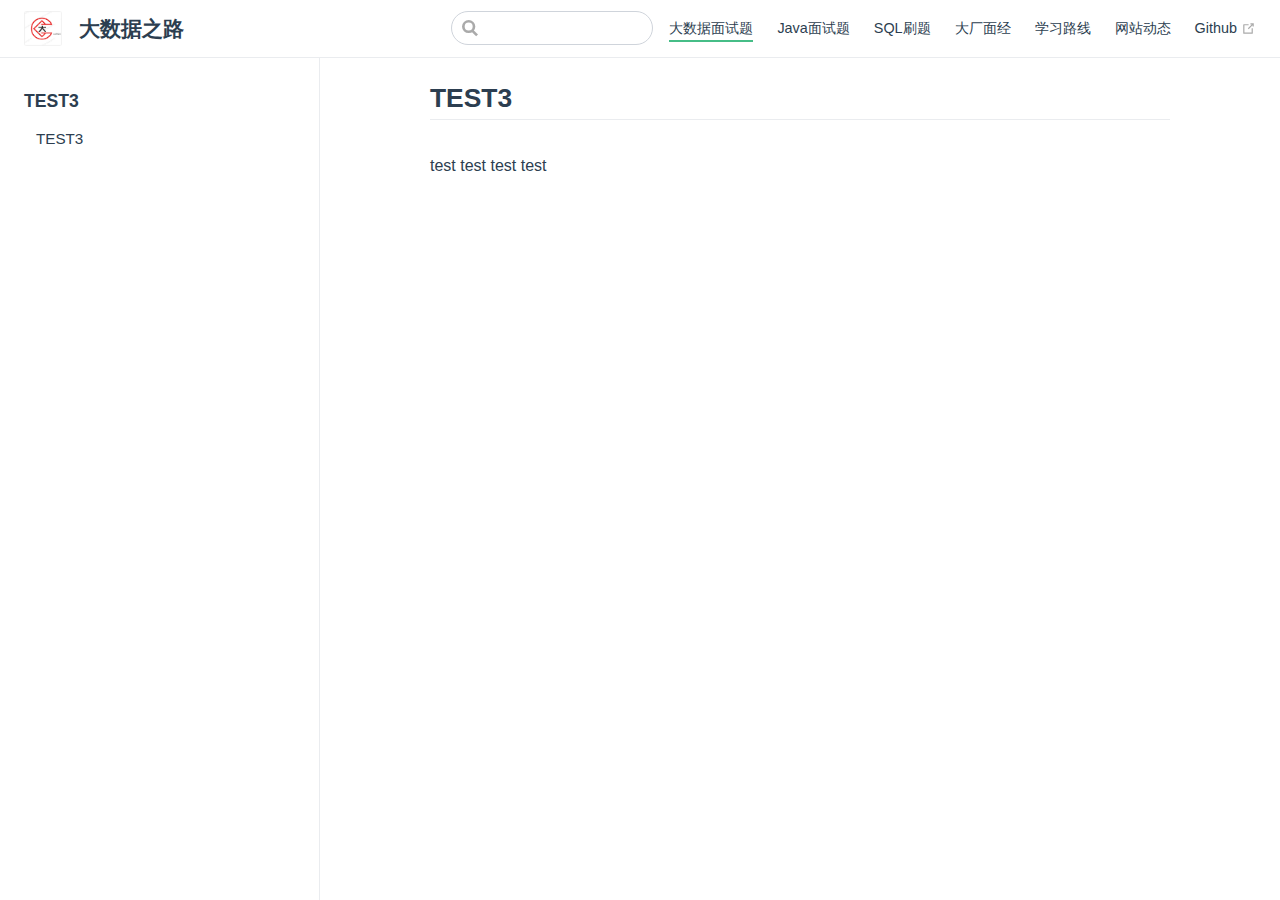
<file: bigdata/test2.html>
<!DOCTYPE html>
<html lang="en-US">
  <head>
    <meta charset="utf-8">
    <meta name="viewport" content="width=device-width,initial-scale=1">
    <title>TEST3 | 大数据之路</title>
    <meta name="generator" content="VuePress 1.9.7">
    <link rel="icon" href="/images/photo.jpg">
    <link rel="manifest" href="/images/photo.jpg">
    <link rel="apple-touch-icon" href="/images/photo.jpg">
    <meta name="description" content="Personal Website">
    <meta http-quiv="pragma" cotent="no-cache">
    <meta http-quiv="pragma" cotent="no-cache,must-revalidate">
    <meta http-quiv="expires" cotent="0">
    
    <link rel="preload" href="/assets/css/0.styles.63d3c816.css" as="style"><link rel="preload" href="/assets/js/app.6d7726ef.js" as="script"><link rel="preload" href="/assets/js/2.224719af.js" as="script"><link rel="preload" href="/assets/js/12.1c31ae17.js" as="script"><link rel="prefetch" href="/assets/js/10.d94d00f7.js"><link rel="prefetch" href="/assets/js/11.6a6eb8c2.js"><link rel="prefetch" href="/assets/js/13.1eb28de3.js"><link rel="prefetch" href="/assets/js/14.4646c7a1.js"><link rel="prefetch" href="/assets/js/15.cc3ab548.js"><link rel="prefetch" href="/assets/js/3.e2dbf949.js"><link rel="prefetch" href="/assets/js/4.132fc7b4.js"><link rel="prefetch" href="/assets/js/5.08e42133.js"><link rel="prefetch" href="/assets/js/6.404ef722.js"><link rel="prefetch" href="/assets/js/7.f40f8d53.js"><link rel="prefetch" href="/assets/js/8.87f93052.js"><link rel="prefetch" href="/assets/js/9.e8c5608e.js">
    <link rel="stylesheet" href="/assets/css/0.styles.63d3c816.css">
  </head>
  <body>
    <div id="app" data-server-rendered="true"><div class="theme-container"><header class="navbar"><div class="sidebar-button"><svg xmlns="http://www.w3.org/2000/svg" aria-hidden="true" role="img" viewBox="0 0 448 512" class="icon"><path fill="currentColor" d="M436 124H12c-6.627 0-12-5.373-12-12V80c0-6.627 5.373-12 12-12h424c6.627 0 12 5.373 12 12v32c0 6.627-5.373 12-12 12zm0 160H12c-6.627 0-12-5.373-12-12v-32c0-6.627 5.373-12 12-12h424c6.627 0 12 5.373 12 12v32c0 6.627-5.373 12-12 12zm0 160H12c-6.627 0-12-5.373-12-12v-32c0-6.627 5.373-12 12-12h424c6.627 0 12 5.373 12 12v32c0 6.627-5.373 12-12 12z"></path></svg></div> <a href="/" class="home-link router-link-active"><img src="/images/logo.jpg" alt="大数据之路" class="logo"> <span class="site-name can-hide">大数据之路</span></a> <div class="links"><div class="search-box"><input aria-label="Search" autocomplete="off" spellcheck="false" value=""> <!----></div> <nav class="nav-links can-hide"><div class="nav-item"><a href="/bigdata/" class="nav-link router-link-active">
  大数据面试题
</a></div><div class="nav-item"><a href="/java/" class="nav-link">
  Java面试题
</a></div><div class="nav-item"><a href="/sql/" class="nav-link">
  SQL刷题
</a></div><div class="nav-item"><a href="/face_sc/" class="nav-link">
  大厂面经
</a></div><div class="nav-item"><a href="/learn_road/" class="nav-link">
  学习路线
</a></div><div class="nav-item"><a href="/others/" class="nav-link">
  网站动态
</a></div><div class="nav-item"><a href="https://githun.com" target="_blank" rel="noopener noreferrer" class="nav-link external">
  Github
  <span><svg xmlns="http://www.w3.org/2000/svg" aria-hidden="true" focusable="false" x="0px" y="0px" viewBox="0 0 100 100" width="15" height="15" class="icon outbound"><path fill="currentColor" d="M18.8,85.1h56l0,0c2.2,0,4-1.8,4-4v-32h-8v28h-48v-48h28v-8h-32l0,0c-2.2,0-4,1.8-4,4v56C14.8,83.3,16.6,85.1,18.8,85.1z"></path> <polygon fill="currentColor" points="45.7,48.7 51.3,54.3 77.2,28.5 77.2,37.2 85.2,37.2 85.2,14.9 62.8,14.9 62.8,22.9 71.5,22.9"></polygon></svg> <span class="sr-only">(opens new window)</span></span></a></div> <!----></nav></div></header> <div class="sidebar-mask"></div> <aside class="sidebar"><nav class="nav-links"><div class="nav-item"><a href="/bigdata/" class="nav-link router-link-active">
  大数据面试题
</a></div><div class="nav-item"><a href="/java/" class="nav-link">
  Java面试题
</a></div><div class="nav-item"><a href="/sql/" class="nav-link">
  SQL刷题
</a></div><div class="nav-item"><a href="/face_sc/" class="nav-link">
  大厂面经
</a></div><div class="nav-item"><a href="/learn_road/" class="nav-link">
  学习路线
</a></div><div class="nav-item"><a href="/others/" class="nav-link">
  网站动态
</a></div><div class="nav-item"><a href="https://githun.com" target="_blank" rel="noopener noreferrer" class="nav-link external">
  Github
  <span><svg xmlns="http://www.w3.org/2000/svg" aria-hidden="true" focusable="false" x="0px" y="0px" viewBox="0 0 100 100" width="15" height="15" class="icon outbound"><path fill="currentColor" d="M18.8,85.1h56l0,0c2.2,0,4-1.8,4-4v-32h-8v28h-48v-48h28v-8h-32l0,0c-2.2,0-4,1.8-4,4v56C14.8,83.3,16.6,85.1,18.8,85.1z"></path> <polygon fill="currentColor" points="45.7,48.7 51.3,54.3 77.2,28.5 77.2,37.2 85.2,37.2 85.2,14.9 62.8,14.9 62.8,22.9 71.5,22.9"></polygon></svg> <span class="sr-only">(opens new window)</span></span></a></div> <!----></nav>  <ul class="sidebar-links"><li><section class="sidebar-group depth-0"><p class="sidebar-heading open"><span>TEST3</span> <!----></p> <ul class="sidebar-links sidebar-group-items"><li><a href="/bigdata/test2.html#test3" class="sidebar-link">TEST3</a><ul class="sidebar-sub-headers"></ul></li></ul></section></li></ul> </aside> <main class="page"> <div class="theme-default-content content__default"><h2 id="test3"><a href="#test3" class="header-anchor">#</a> TEST3</h2> <p>test test
test test</p></div> <footer class="page-edit"><!----> <!----></footer> <!----> </main></div><div class="global-ui"></div></div>
    <script src="/assets/js/app.6d7726ef.js" defer></script><script src="/assets/js/2.224719af.js" defer></script><script src="/assets/js/12.1c31ae17.js" defer></script>
  </body>
</html>
</file>
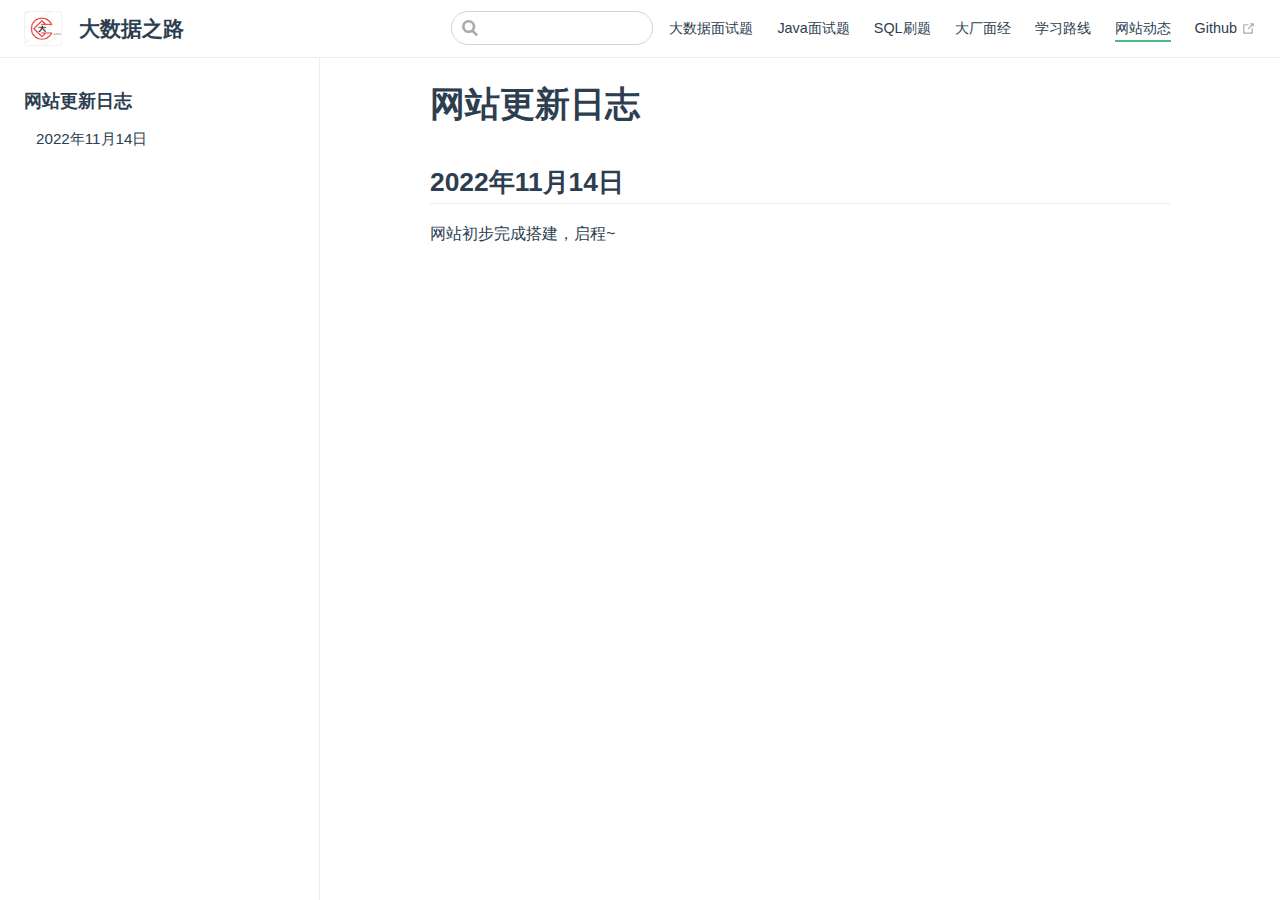
<file: others/update.html>
<!DOCTYPE html>
<html lang="en-US">
  <head>
    <meta charset="utf-8">
    <meta name="viewport" content="width=device-width,initial-scale=1">
    <title>网站更新日志 | 大数据之路</title>
    <meta name="generator" content="VuePress 1.9.7">
    <link rel="icon" href="/images/photo.jpg">
    <link rel="manifest" href="/images/photo.jpg">
    <link rel="apple-touch-icon" href="/images/photo.jpg">
    <meta name="description" content="Personal Website">
    <meta http-quiv="pragma" cotent="no-cache">
    <meta http-quiv="pragma" cotent="no-cache,must-revalidate">
    <meta http-quiv="expires" cotent="0">
    
    <link rel="preload" href="/assets/css/0.styles.63d3c816.css" as="style"><link rel="preload" href="/assets/js/app.6d7726ef.js" as="script"><link rel="preload" href="/assets/js/2.224719af.js" as="script"><link rel="preload" href="/assets/js/15.cc3ab548.js" as="script"><link rel="prefetch" href="/assets/js/10.d94d00f7.js"><link rel="prefetch" href="/assets/js/11.6a6eb8c2.js"><link rel="prefetch" href="/assets/js/12.1c31ae17.js"><link rel="prefetch" href="/assets/js/13.1eb28de3.js"><link rel="prefetch" href="/assets/js/14.4646c7a1.js"><link rel="prefetch" href="/assets/js/3.e2dbf949.js"><link rel="prefetch" href="/assets/js/4.132fc7b4.js"><link rel="prefetch" href="/assets/js/5.08e42133.js"><link rel="prefetch" href="/assets/js/6.404ef722.js"><link rel="prefetch" href="/assets/js/7.f40f8d53.js"><link rel="prefetch" href="/assets/js/8.87f93052.js"><link rel="prefetch" href="/assets/js/9.e8c5608e.js">
    <link rel="stylesheet" href="/assets/css/0.styles.63d3c816.css">
  </head>
  <body>
    <div id="app" data-server-rendered="true"><div class="theme-container"><header class="navbar"><div class="sidebar-button"><svg xmlns="http://www.w3.org/2000/svg" aria-hidden="true" role="img" viewBox="0 0 448 512" class="icon"><path fill="currentColor" d="M436 124H12c-6.627 0-12-5.373-12-12V80c0-6.627 5.373-12 12-12h424c6.627 0 12 5.373 12 12v32c0 6.627-5.373 12-12 12zm0 160H12c-6.627 0-12-5.373-12-12v-32c0-6.627 5.373-12 12-12h424c6.627 0 12 5.373 12 12v32c0 6.627-5.373 12-12 12zm0 160H12c-6.627 0-12-5.373-12-12v-32c0-6.627 5.373-12 12-12h424c6.627 0 12 5.373 12 12v32c0 6.627-5.373 12-12 12z"></path></svg></div> <a href="/" class="home-link router-link-active"><img src="/images/logo.jpg" alt="大数据之路" class="logo"> <span class="site-name can-hide">大数据之路</span></a> <div class="links"><div class="search-box"><input aria-label="Search" autocomplete="off" spellcheck="false" value=""> <!----></div> <nav class="nav-links can-hide"><div class="nav-item"><a href="/bigdata/" class="nav-link">
  大数据面试题
</a></div><div class="nav-item"><a href="/java/" class="nav-link">
  Java面试题
</a></div><div class="nav-item"><a href="/sql/" class="nav-link">
  SQL刷题
</a></div><div class="nav-item"><a href="/face_sc/" class="nav-link">
  大厂面经
</a></div><div class="nav-item"><a href="/learn_road/" class="nav-link">
  学习路线
</a></div><div class="nav-item"><a href="/others/" class="nav-link router-link-active">
  网站动态
</a></div><div class="nav-item"><a href="https://githun.com" target="_blank" rel="noopener noreferrer" class="nav-link external">
  Github
  <span><svg xmlns="http://www.w3.org/2000/svg" aria-hidden="true" focusable="false" x="0px" y="0px" viewBox="0 0 100 100" width="15" height="15" class="icon outbound"><path fill="currentColor" d="M18.8,85.1h56l0,0c2.2,0,4-1.8,4-4v-32h-8v28h-48v-48h28v-8h-32l0,0c-2.2,0-4,1.8-4,4v56C14.8,83.3,16.6,85.1,18.8,85.1z"></path> <polygon fill="currentColor" points="45.7,48.7 51.3,54.3 77.2,28.5 77.2,37.2 85.2,37.2 85.2,14.9 62.8,14.9 62.8,22.9 71.5,22.9"></polygon></svg> <span class="sr-only">(opens new window)</span></span></a></div> <!----></nav></div></header> <div class="sidebar-mask"></div> <aside class="sidebar"><nav class="nav-links"><div class="nav-item"><a href="/bigdata/" class="nav-link">
  大数据面试题
</a></div><div class="nav-item"><a href="/java/" class="nav-link">
  Java面试题
</a></div><div class="nav-item"><a href="/sql/" class="nav-link">
  SQL刷题
</a></div><div class="nav-item"><a href="/face_sc/" class="nav-link">
  大厂面经
</a></div><div class="nav-item"><a href="/learn_road/" class="nav-link">
  学习路线
</a></div><div class="nav-item"><a href="/others/" class="nav-link router-link-active">
  网站动态
</a></div><div class="nav-item"><a href="https://githun.com" target="_blank" rel="noopener noreferrer" class="nav-link external">
  Github
  <span><svg xmlns="http://www.w3.org/2000/svg" aria-hidden="true" focusable="false" x="0px" y="0px" viewBox="0 0 100 100" width="15" height="15" class="icon outbound"><path fill="currentColor" d="M18.8,85.1h56l0,0c2.2,0,4-1.8,4-4v-32h-8v28h-48v-48h28v-8h-32l0,0c-2.2,0-4,1.8-4,4v56C14.8,83.3,16.6,85.1,18.8,85.1z"></path> <polygon fill="currentColor" points="45.7,48.7 51.3,54.3 77.2,28.5 77.2,37.2 85.2,37.2 85.2,14.9 62.8,14.9 62.8,22.9 71.5,22.9"></polygon></svg> <span class="sr-only">(opens new window)</span></span></a></div> <!----></nav>  <ul class="sidebar-links"><li><section class="sidebar-group depth-0"><p class="sidebar-heading open"><span>网站更新日志</span> <!----></p> <ul class="sidebar-links sidebar-group-items"><li><a href="/others/update.html#_2022年11月14日" class="sidebar-link">2022年11月14日</a><ul class="sidebar-sub-headers"></ul></li></ul></section></li></ul> </aside> <main class="page"> <div class="theme-default-content content__default"><h1 id="网站更新日志"><a href="#网站更新日志" class="header-anchor">#</a> 网站更新日志</h1> <h2 id="_2022年11月14日"><a href="#_2022年11月14日" class="header-anchor">#</a> 2022年11月14日</h2> <p>网站初步完成搭建，启程~</p></div> <footer class="page-edit"><!----> <!----></footer> <!----> </main></div><div class="global-ui"></div></div>
    <script src="/assets/js/app.6d7726ef.js" defer></script><script src="/assets/js/2.224719af.js" defer></script><script src="/assets/js/15.cc3ab548.js" defer></script>
  </body>
</html>
</file>
<file: assets/css/0.styles.63d3c816.css>
code[class*=language-],pre[class*=language-]{color:#ccc;background:none;font-family:Consolas,Monaco,Andale Mono,Ubuntu Mono,monospace;font-size:1em;text-align:left;white-space:pre;word-spacing:normal;word-break:normal;word-wrap:normal;line-height:1.5;-moz-tab-size:4;-o-tab-size:4;tab-size:4;-webkit-hyphens:none;hyphens:none}pre[class*=language-]{padding:1em;margin:.5em 0;overflow:auto}:not(pre)>code[class*=language-],pre[class*=language-]{background:#2d2d2d}:not(pre)>code[class*=language-]{padding:.1em;border-radius:.3em;white-space:normal}.token.block-comment,.token.cdata,.token.comment,.token.doctype,.token.prolog{color:#999}.token.punctuation{color:#ccc}.token.attr-name,.token.deleted,.token.namespace,.token.tag{color:#e2777a}.token.function-name{color:#6196cc}.token.boolean,.token.function,.token.number{color:#f08d49}.token.class-name,.token.constant,.token.property,.token.symbol{color:#f8c555}.token.atrule,.token.builtin,.token.important,.token.keyword,.token.selector{color:#cc99cd}.token.attr-value,.token.char,.token.regex,.token.string,.token.variable{color:#7ec699}.token.entity,.token.operator,.token.url{color:#67cdcc}.token.bold,.token.important{font-weight:700}.token.italic{font-style:italic}.token.entity{cursor:help}.token.inserted{color:green}.theme-default-content code{color:#476582;padding:.25rem .5rem;margin:0;font-size:.85em;background-color:rgba(27,31,35,.05);border-radius:3px}.theme-default-content code .token.deleted{color:#ec5975}.theme-default-content code .token.inserted{color:#3eaf7c}.theme-default-content pre,.theme-default-content pre[class*=language-]{line-height:1.4;padding:1.25rem 1.5rem;margin:.85rem 0;background-color:#282c34;border-radius:6px;overflow:auto}.theme-default-content pre[class*=language-] code,.theme-default-content pre code{color:#fff;padding:0;background-color:transparent;border-radius:0}div[class*=language-]{position:relative;background-color:#282c34;border-radius:6px}div[class*=language-] .highlight-lines{-webkit-user-select:none;user-select:none;padding-top:1.3rem;position:absolute;top:0;left:0;width:100%;line-height:1.4}div[class*=language-] .highlight-lines .highlighted{background-color:rgba(0,0,0,.66)}div[class*=language-] pre,div[class*=language-] pre[class*=language-]{background:transparent;position:relative;z-index:1}div[class*=language-]:before{position:absolute;z-index:3;top:.8em;right:1em;font-size:.75rem;color:hsla(0,0%,100%,.4)}div[class*=language-]:not(.line-numbers-mode) .line-numbers-wrapper{display:none}div[class*=language-].line-numbers-mode .highlight-lines .highlighted{position:relative}div[class*=language-].line-numbers-mode .highlight-lines .highlighted:before{content:" ";position:absolute;z-index:3;left:0;top:0;display:block;width:3.5rem;height:100%;background-color:rgba(0,0,0,.66)}div[class*=language-].line-numbers-mode pre{padding-left:4.5rem;vertical-align:middle}div[class*=language-].line-numbers-mode .line-numbers-wrapper{position:absolute;top:0;width:3.5rem;text-align:center;color:hsla(0,0%,100%,.3);padding:1.25rem 0;line-height:1.4}div[class*=language-].line-numbers-mode .line-numbers-wrapper br{-webkit-user-select:none;user-select:none}div[class*=language-].line-numbers-mode .line-numbers-wrapper .line-number{position:relative;z-index:4;-webkit-user-select:none;user-select:none;font-size:.85em}div[class*=language-].line-numbers-mode:after{content:"";position:absolute;z-index:2;top:0;left:0;width:3.5rem;height:100%;border-radius:6px 0 0 6px;border-right:1px solid rgba(0,0,0,.66);background-color:#282c34}div[class~=language-js]:before{content:"js"}div[class~=language-ts]:before{content:"ts"}div[class~=language-html]:before{content:"html"}div[class~=language-md]:before{content:"md"}div[class~=language-vue]:before{content:"vue"}div[class~=language-css]:before{content:"css"}div[class~=language-sass]:before{content:"sass"}div[class~=language-scss]:before{content:"scss"}div[class~=language-less]:before{content:"less"}div[class~=language-stylus]:before{content:"stylus"}div[class~=language-go]:before{content:"go"}div[class~=language-java]:before{content:"java"}div[class~=language-c]:before{content:"c"}div[class~=language-sh]:before{content:"sh"}div[class~=language-yaml]:before{content:"yaml"}div[class~=language-py]:before{content:"py"}div[class~=language-docker]:before{content:"docker"}div[class~=language-dockerfile]:before{content:"dockerfile"}div[class~=language-makefile]:before{content:"makefile"}div[class~=language-javascript]:before{content:"js"}div[class~=language-typescript]:before{content:"ts"}div[class~=language-markup]:before{content:"html"}div[class~=language-markdown]:before{content:"md"}div[class~=language-json]:before{content:"json"}div[class~=language-ruby]:before{content:"rb"}div[class~=language-python]:before{content:"py"}div[class~=language-bash]:before{content:"sh"}div[class~=language-php]:before{content:"php"}.custom-block .custom-block-title{font-weight:600;margin-bottom:-.4rem}.custom-block.danger,.custom-block.tip,.custom-block.warning{padding:.1rem 1.5rem;border-left-width:.5rem;border-left-style:solid;margin:1rem 0}.custom-block.tip{background-color:#f3f5f7;border-color:#42b983}.custom-block.warning{background-color:rgba(255,229,100,.3);border-color:#e7c000;color:#6b5900}.custom-block.warning .custom-block-title{color:#b29400}.custom-block.warning a{color:#2c3e50}.custom-block.danger{background-color:#ffe6e6;border-color:#c00;color:#4d0000}.custom-block.danger .custom-block-title{color:#900}.custom-block.danger a{color:#2c3e50}.custom-block.details{display:block;position:relative;border-radius:2px;margin:1.6em 0;padding:1.6em;background-color:#eee}.custom-block.details h4{margin-top:0}.custom-block.details figure:last-child,.custom-block.details p:last-child{margin-bottom:0;padding-bottom:0}.custom-block.details summary{outline:none;cursor:pointer}.arrow{display:inline-block;width:0;height:0}.arrow.up{border-bottom:6px solid #ccc}.arrow.down,.arrow.up{border-left:4px solid transparent;border-right:4px solid transparent}.arrow.down{border-top:6px solid #ccc}.arrow.right{border-left:6px solid #ccc}.arrow.left,.arrow.right{border-top:4px solid transparent;border-bottom:4px solid transparent}.arrow.left{border-right:6px solid #ccc}.theme-default-content:not(.custom){max-width:740px;margin:0 auto;padding:2rem 2.5rem}@media (max-width:959px){.theme-default-content:not(.custom){padding:2rem}}@media (max-width:419px){.theme-default-content:not(.custom){padding:1.5rem}}.table-of-contents .badge{vertical-align:middle}body,html{padding:0;margin:0;background-color:#fff}body{font-family:-apple-system,BlinkMacSystemFont,Segoe UI,Roboto,Oxygen,Ubuntu,Cantarell,Fira Sans,Droid Sans,Helvetica Neue,sans-serif;-webkit-font-smoothing:antialiased;-moz-osx-font-smoothing:grayscale;font-size:16px;color:#2c3e50}.page{padding-left:20rem}.navbar{z-index:20;right:0;height:3.6rem;background-color:#fff;box-sizing:border-box;border-bottom:1px solid #eaecef}.navbar,.sidebar-mask{position:fixed;top:0;left:0}.sidebar-mask{z-index:9;width:100vw;height:100vh;display:none}.sidebar{font-size:16px;background-color:#fff;width:20rem;position:fixed;z-index:10;margin:0;top:3.6rem;left:0;bottom:0;box-sizing:border-box;border-right:1px solid #eaecef;overflow-y:auto}.theme-default-content:not(.custom)>:first-child{margin-top:3.6rem}.theme-default-content:not(.custom) a:hover{text-decoration:underline}.theme-default-content:not(.custom) p.demo{padding:1rem 1.5rem;border:1px solid #ddd;border-radius:4px}.theme-default-content:not(.custom) img{max-width:100%}.theme-default-content.custom{padding:0;margin:0}.theme-default-content.custom img{max-width:100%}a{font-weight:500;text-decoration:none}a,p a code{color:#3eaf7c}p a code{font-weight:400}kbd{background:#eee;border:.15rem solid #ddd;border-bottom:.25rem solid #ddd;border-radius:.15rem;padding:0 .15em}blockquote{font-size:1rem;color:#999;border-left:.2rem solid #dfe2e5;margin:1rem 0;padding:.25rem 0 .25rem 1rem}blockquote>p{margin:0}ol,ul{padding-left:1.2em}strong{font-weight:600}h1,h2,h3,h4,h5,h6{font-weight:600;line-height:1.25}.theme-default-content:not(.custom)>h1,.theme-default-content:not(.custom)>h2,.theme-default-content:not(.custom)>h3,.theme-default-content:not(.custom)>h4,.theme-default-content:not(.custom)>h5,.theme-default-content:not(.custom)>h6{margin-top:-3.1rem;padding-top:4.6rem;margin-bottom:0}.theme-default-content:not(.custom)>h1:first-child,.theme-default-content:not(.custom)>h2:first-child,.theme-default-content:not(.custom)>h3:first-child,.theme-default-content:not(.custom)>h4:first-child,.theme-default-content:not(.custom)>h5:first-child,.theme-default-content:not(.custom)>h6:first-child{margin-top:-1.5rem;margin-bottom:1rem}.theme-default-content:not(.custom)>h1:first-child+.custom-block,.theme-default-content:not(.custom)>h1:first-child+p,.theme-default-content:not(.custom)>h1:first-child+pre,.theme-default-content:not(.custom)>h2:first-child+.custom-block,.theme-default-content:not(.custom)>h2:first-child+p,.theme-default-content:not(.custom)>h2:first-child+pre,.theme-default-content:not(.custom)>h3:first-child+.custom-block,.theme-default-content:not(.custom)>h3:first-child+p,.theme-default-content:not(.custom)>h3:first-child+pre,.theme-default-content:not(.custom)>h4:first-child+.custom-block,.theme-default-content:not(.custom)>h4:first-child+p,.theme-default-content:not(.custom)>h4:first-child+pre,.theme-default-content:not(.custom)>h5:first-child+.custom-block,.theme-default-content:not(.custom)>h5:first-child+p,.theme-default-content:not(.custom)>h5:first-child+pre,.theme-default-content:not(.custom)>h6:first-child+.custom-block,.theme-default-content:not(.custom)>h6:first-child+p,.theme-default-content:not(.custom)>h6:first-child+pre{margin-top:2rem}h1:focus .header-anchor,h1:hover .header-anchor,h2:focus .header-anchor,h2:hover .header-anchor,h3:focus .header-anchor,h3:hover .header-anchor,h4:focus .header-anchor,h4:hover .header-anchor,h5:focus .header-anchor,h5:hover .header-anchor,h6:focus .header-anchor,h6:hover .header-anchor{opacity:1}h1{font-size:2.2rem}h2{font-size:1.65rem;padding-bottom:.3rem;border-bottom:1px solid #eaecef}h3{font-size:1.35rem}a.header-anchor{font-size:.85em;float:left;margin-left:-.87em;padding-right:.23em;margin-top:.125em;opacity:0}a.header-anchor:focus,a.header-anchor:hover{text-decoration:none}.line-number,code,kbd{font-family:source-code-pro,Menlo,Monaco,Consolas,Courier New,monospace}ol,p,ul{line-height:1.7}hr{border:0;border-top:1px solid #eaecef}table{border-collapse:collapse;margin:1rem 0;display:block;overflow-x:auto}tr{border-top:1px solid #dfe2e5}tr:nth-child(2n){background-color:#f6f8fa}td,th{border:1px solid #dfe2e5;padding:.6em 1em}.theme-container.sidebar-open .sidebar-mask{display:block}.theme-container.no-navbar .theme-default-content:not(.custom)>h1,.theme-container.no-navbar h2,.theme-container.no-navbar h3,.theme-container.no-navbar h4,.theme-container.no-navbar h5,.theme-container.no-navbar h6{margin-top:1.5rem;padding-top:0}.theme-container.no-navbar .sidebar{top:0}@media (min-width:720px){.theme-container.no-sidebar .sidebar{display:none}.theme-container.no-sidebar .page{padding-left:0}}@media (max-width:959px){.sidebar{font-size:15px;width:16.4rem}.page{padding-left:16.4rem}}@media (max-width:719px){.sidebar{top:0;padding-top:3.6rem;transform:translateX(-100%);transition:transform .2s ease}.page{padding-left:0}.theme-container.sidebar-open .sidebar{transform:translateX(0)}.theme-container.no-navbar .sidebar{padding-top:0}}@media (max-width:419px){h1{font-size:1.9rem}.theme-default-content div[class*=language-]{margin:.85rem -1.5rem;border-radius:0}}#nprogress{pointer-events:none}#nprogress .bar{background:#3eaf7c;position:fixed;z-index:1031;top:0;left:0;width:100%;height:2px}#nprogress .peg{display:block;position:absolute;right:0;width:100px;height:100%;box-shadow:0 0 10px #3eaf7c,0 0 5px #3eaf7c;opacity:1;transform:rotate(3deg) translateY(-4px)}#nprogress .spinner{display:block;position:fixed;z-index:1031;top:15px;right:15px}#nprogress .spinner-icon{width:18px;height:18px;box-sizing:border-box;border-color:#3eaf7c transparent transparent #3eaf7c;border-style:solid;border-width:2px;border-radius:50%;animation:nprogress-spinner .4s linear infinite}.nprogress-custom-parent{overflow:hidden;position:relative}.nprogress-custom-parent #nprogress .bar,.nprogress-custom-parent #nprogress .spinner{position:absolute}@keyframes nprogress-spinner{0%{transform:rotate(0deg)}to{transform:rotate(1turn)}}.icon.outbound{color:#aaa;display:inline-block;vertical-align:middle;position:relative;top:-1px}.sr-only{position:absolute;width:1px;height:1px;padding:0;margin:-1px;overflow:hidden;clip:rect(0,0,0,0);white-space:nowrap;border-width:0}.home{padding:3.6rem 2rem 0;max-width:960px;margin:0 auto;display:block}.home .hero{text-align:center}.home .hero img{max-width:100%;max-height:280px;display:block;margin:3rem auto 1.5rem}.home .hero h1{font-size:3rem}.home .hero .action,.home .hero .description,.home .hero h1{margin:1.8rem auto}.home .hero .description{max-width:35rem;font-size:1.6rem;line-height:1.3;color:#6a8bad}.home .hero .action-button{display:inline-block;font-size:1.2rem;color:#fff;background-color:#3eaf7c;padding:.8rem 1.6rem;border-radius:4px;transition:background-color .1s ease;box-sizing:border-box;border-bottom:1px solid #389d70}.home .hero .action-button:hover{background-color:#4abf8a}.home .features{border-top:1px solid #eaecef;padding:1.2rem 0;margin-top:2.5rem;display:flex;flex-wrap:wrap;align-items:flex-start;align-content:stretch;justify-content:space-between}.home .feature{flex-grow:1;flex-basis:30%;max-width:30%}.home .feature h2{font-size:1.4rem;font-weight:500;border-bottom:none;padding-bottom:0;color:#3a5169}.home .feature p{color:#4e6e8e}.home .footer{padding:2.5rem;border-top:1px solid #eaecef;text-align:center;color:#4e6e8e}@media (max-width:719px){.home .features{flex-direction:column}.home .feature{max-width:100%;padding:0 2.5rem}}@media (max-width:419px){.home{padding-left:1.5rem;padding-right:1.5rem}.home .hero img{max-height:210px;margin:2rem auto 1.2rem}.home .hero h1{font-size:2rem}.home .hero .action,.home .hero .description,.home .hero h1{margin:1.2rem auto}.home .hero .description{font-size:1.2rem}.home .hero .action-button{font-size:1rem;padding:.6rem 1.2rem}.home .feature h2{font-size:1.25rem}}.search-box{display:inline-block;position:relative;margin-right:1rem}.search-box input{cursor:text;width:10rem;height:2rem;color:#4e6e8e;display:inline-block;border:1px solid #cfd4db;border-radius:2rem;font-size:.9rem;line-height:2rem;padding:0 .5rem 0 2rem;outline:none;transition:all .2s ease;background:#fff url(/assets/img/search.83621669.svg) .6rem .5rem no-repeat;background-size:1rem}.search-box input:focus{cursor:auto;border-color:#3eaf7c}.search-box .suggestions{background:#fff;width:20rem;position:absolute;top:2rem;border:1px solid #cfd4db;border-radius:6px;padding:.4rem;list-style-type:none}.search-box .suggestions.align-right{right:0}.search-box .suggestion{line-height:1.4;padding:.4rem .6rem;border-radius:4px;cursor:pointer}.search-box .suggestion a{white-space:normal;color:#5d82a6}.search-box .suggestion a .page-title{font-weight:600}.search-box .suggestion a .header{font-size:.9em;margin-left:.25em}.search-box .suggestion.focused{background-color:#f3f4f5}.search-box .suggestion.focused a{color:#3eaf7c}@media (max-width:959px){.search-box input{cursor:pointer;width:0;border-color:transparent;position:relative}.search-box input:focus{cursor:text;left:0;width:10rem}}@media (-ms-high-contrast:none){.search-box input{height:2rem}}@media (max-width:959px) and (min-width:719px){.search-box .suggestions{left:0}}@media (max-width:719px){.search-box{margin-right:0}.search-box input{left:1rem}.search-box .suggestions{right:0}}@media (max-width:419px){.search-box .suggestions{width:calc(100vw - 4rem)}.search-box input:focus{width:8rem}}.sidebar-button{cursor:pointer;display:none;width:1.25rem;height:1.25rem;position:absolute;padding:.6rem;top:.6rem;left:1rem}.sidebar-button .icon{display:block;width:1.25rem;height:1.25rem}@media (max-width:719px){.sidebar-button{display:block}}.dropdown-enter,.dropdown-leave-to{height:0!important}.dropdown-wrapper{cursor:pointer}.dropdown-wrapper .dropdown-title,.dropdown-wrapper .mobile-dropdown-title{display:block;font-size:.9rem;font-family:inherit;cursor:inherit;padding:inherit;line-height:1.4rem;background:transparent;border:none;font-weight:500;color:#2c3e50}.dropdown-wrapper .dropdown-title:hover,.dropdown-wrapper .mobile-dropdown-title:hover{border-color:transparent}.dropdown-wrapper .dropdown-title .arrow,.dropdown-wrapper .mobile-dropdown-title .arrow{vertical-align:middle;margin-top:-1px;margin-left:.4rem}.dropdown-wrapper .mobile-dropdown-title{display:none;font-weight:600}.dropdown-wrapper .mobile-dropdown-title font-size inherit:hover{color:#3eaf7c}.dropdown-wrapper .nav-dropdown .dropdown-item{color:inherit;line-height:1.7rem}.dropdown-wrapper .nav-dropdown .dropdown-item h4{margin:.45rem 0 0;border-top:1px solid #eee;padding:1rem 1.5rem .45rem 1.25rem}.dropdown-wrapper .nav-dropdown .dropdown-item .dropdown-subitem-wrapper{padding:0;list-style:none}.dropdown-wrapper .nav-dropdown .dropdown-item .dropdown-subitem-wrapper .dropdown-subitem{font-size:.9em}.dropdown-wrapper .nav-dropdown .dropdown-item a{display:block;line-height:1.7rem;position:relative;border-bottom:none;font-weight:400;margin-bottom:0;padding:0 1.5rem 0 1.25rem}.dropdown-wrapper .nav-dropdown .dropdown-item a.router-link-active,.dropdown-wrapper .nav-dropdown .dropdown-item a:hover{color:#3eaf7c}.dropdown-wrapper .nav-dropdown .dropdown-item a.router-link-active:after{content:"";width:0;height:0;border-left:5px solid #3eaf7c;border-top:3px solid transparent;border-bottom:3px solid transparent;position:absolute;top:calc(50% - 2px);left:9px}.dropdown-wrapper .nav-dropdown .dropdown-item:first-child h4{margin-top:0;padding-top:0;border-top:0}@media (max-width:719px){.dropdown-wrapper.open .dropdown-title{margin-bottom:.5rem}.dropdown-wrapper .dropdown-title{display:none}.dropdown-wrapper .mobile-dropdown-title{display:block}.dropdown-wrapper .nav-dropdown{transition:height .1s ease-out;overflow:hidden}.dropdown-wrapper .nav-dropdown .dropdown-item h4{border-top:0;margin-top:0;padding-top:0}.dropdown-wrapper .nav-dropdown .dropdown-item>a,.dropdown-wrapper .nav-dropdown .dropdown-item h4{font-size:15px;line-height:2rem}.dropdown-wrapper .nav-dropdown .dropdown-item .dropdown-subitem{font-size:14px;padding-left:1rem}}@media (min-width:719px){.dropdown-wrapper{height:1.8rem}.dropdown-wrapper.open .nav-dropdown,.dropdown-wrapper:hover .nav-dropdown{display:block!important}.dropdown-wrapper.open:blur{display:none}.dropdown-wrapper .nav-dropdown{display:none;height:auto!important;box-sizing:border-box;max-height:calc(100vh - 2.7rem);overflow-y:auto;position:absolute;top:100%;right:0;background-color:#fff;padding:.6rem 0;border:1px solid;border-color:#ddd #ddd #ccc;text-align:left;border-radius:.25rem;white-space:nowrap;margin:0}}.nav-links{display:inline-block}.nav-links a{line-height:1.4rem;color:inherit}.nav-links a.router-link-active,.nav-links a:hover{color:#3eaf7c}.nav-links .nav-item{position:relative;display:inline-block;margin-left:1.5rem;line-height:2rem}.nav-links .nav-item:first-child{margin-left:0}.nav-links .repo-link{margin-left:1.5rem}@media (max-width:719px){.nav-links .nav-item,.nav-links .repo-link{margin-left:0}}@media (min-width:719px){.nav-links a.router-link-active,.nav-links a:hover{color:#2c3e50}.nav-item>a:not(.external).router-link-active,.nav-item>a:not(.external):hover{margin-bottom:-2px;border-bottom:2px solid #46bd87}}.navbar{padding:.7rem 1.5rem;line-height:2.2rem}.navbar a,.navbar img,.navbar span{display:inline-block}.navbar .logo{height:2.2rem;min-width:2.2rem;margin-right:.8rem;vertical-align:top}.navbar .site-name{font-size:1.3rem;font-weight:600;color:#2c3e50;position:relative}.navbar .links{padding-left:1.5rem;box-sizing:border-box;background-color:#fff;white-space:nowrap;font-size:.9rem;position:absolute;right:1.5rem;top:.7rem;display:flex}.navbar .links .search-box{flex:0 0 auto;vertical-align:top}@media (max-width:719px){.navbar{padding-left:4rem}.navbar .can-hide{display:none}.navbar .links{padding-left:1.5rem}.navbar .site-name{width:calc(100vw - 9.4rem);overflow:hidden;white-space:nowrap;text-overflow:ellipsis}}.page-edit{max-width:740px;margin:0 auto;padding:2rem 2.5rem}@media (max-width:959px){.page-edit{padding:2rem}}@media (max-width:419px){.page-edit{padding:1.5rem}}.page-edit{padding-top:1rem;padding-bottom:1rem;overflow:auto}.page-edit .edit-link{display:inline-block}.page-edit .edit-link a{color:#4e6e8e;margin-right:.25rem}.page-edit .last-updated{float:right;font-size:.9em}.page-edit .last-updated .prefix{font-weight:500;color:#4e6e8e}.page-edit .last-updated .time{font-weight:400;color:#767676}@media (max-width:719px){.page-edit .edit-link{margin-bottom:.5rem}.page-edit .last-updated{font-size:.8em;float:none;text-align:left}}.page-nav{max-width:740px;margin:0 auto;padding:2rem 2.5rem}@media (max-width:959px){.page-nav{padding:2rem}}@media (max-width:419px){.page-nav{padding:1.5rem}}.page-nav{padding-top:1rem;padding-bottom:0}.page-nav .inner{min-height:2rem;margin-top:0;border-top:1px solid #eaecef;padding-top:1rem;overflow:auto}.page-nav .next{float:right}.page{padding-bottom:2rem;display:block}.sidebar-group .sidebar-group{padding-left:.5em}.sidebar-group:not(.collapsable) .sidebar-heading:not(.clickable){cursor:auto;color:inherit}.sidebar-group.is-sub-group{padding-left:0}.sidebar-group.is-sub-group>.sidebar-heading{font-size:.95em;line-height:1.4;font-weight:400;padding-left:2rem}.sidebar-group.is-sub-group>.sidebar-heading:not(.clickable){opacity:.5}.sidebar-group.is-sub-group>.sidebar-group-items{padding-left:1rem}.sidebar-group.is-sub-group>.sidebar-group-items>li>.sidebar-link{font-size:.95em;border-left:none}.sidebar-group.depth-2>.sidebar-heading{border-left:none}.sidebar-heading{color:#2c3e50;transition:color .15s ease;cursor:pointer;font-size:1.1em;font-weight:700;padding:.35rem 1.5rem .35rem 1.25rem;width:100%;box-sizing:border-box;margin:0;border-left:.25rem solid transparent}.sidebar-heading.open,.sidebar-heading:hover{color:inherit}.sidebar-heading .arrow{position:relative;top:-.12em;left:.5em}.sidebar-heading.clickable.active{font-weight:600;color:#3eaf7c;border-left-color:#3eaf7c}.sidebar-heading.clickable:hover{color:#3eaf7c}.sidebar-group-items{transition:height .1s ease-out;font-size:.95em;overflow:hidden}.sidebar .sidebar-sub-headers{padding-left:1rem;font-size:.95em}a.sidebar-link{font-size:1em;font-weight:400;display:inline-block;color:#2c3e50;border-left:.25rem solid transparent;padding:.35rem 1rem .35rem 1.25rem;line-height:1.4;width:100%;box-sizing:border-box}a.sidebar-link:hover{color:#3eaf7c}a.sidebar-link.active{font-weight:600;color:#3eaf7c;border-left-color:#3eaf7c}.sidebar-group a.sidebar-link{padding-left:2rem}.sidebar-sub-headers a.sidebar-link{padding-top:.25rem;padding-bottom:.25rem;border-left:none}.sidebar-sub-headers a.sidebar-link.active{font-weight:500}.sidebar ul{padding:0;margin:0;list-style-type:none}.sidebar a{display:inline-block}.sidebar .nav-links{display:none;border-bottom:1px solid #eaecef;padding:.5rem 0 .75rem}.sidebar .nav-links a{font-weight:600}.sidebar .nav-links .nav-item,.sidebar .nav-links .repo-link{display:block;line-height:1.25rem;font-size:1.1em;padding:.5rem 0 .5rem 1.5rem}.sidebar>.sidebar-links{padding:1.5rem 0}.sidebar>.sidebar-links>li>a.sidebar-link{font-size:1.1em;line-height:1.7;font-weight:700}.sidebar>.sidebar-links>li:not(:first-child){margin-top:.75rem}@media (max-width:719px){.sidebar .nav-links{display:block}.sidebar .nav-links .dropdown-wrapper .nav-dropdown .dropdown-item a.router-link-active:after{top:calc(1rem - 2px)}.sidebar>.sidebar-links{padding:1rem 0}}.badge[data-v-76a02c50]{display:inline-block;font-size:14px;height:18px;line-height:18px;border-radius:3px;padding:0 6px;color:#fff}.badge.green[data-v-76a02c50],.badge.tip[data-v-76a02c50],.badge[data-v-76a02c50]{background-color:#42b983}.badge.error[data-v-76a02c50]{background-color:#da5961}.badge.warn[data-v-76a02c50],.badge.warning[data-v-76a02c50],.badge.yellow[data-v-76a02c50]{background-color:#e7c000}.badge+.badge[data-v-76a02c50]{margin-left:5px}.theme-code-block[data-v-287caec2]{display:none}.theme-code-block__active[data-v-287caec2]{display:block}.theme-code-block>pre[data-v-287caec2]{background-color:orange}.theme-code-group__nav[data-v-64819444]{margin-bottom:-35px;background-color:#282c34;padding-bottom:22px;border-top-left-radius:6px;border-top-right-radius:6px;padding-left:10px;padding-top:10px}.theme-code-group__ul[data-v-64819444]{margin:auto 0;padding-left:0;display:inline-flex;list-style:none}.theme-code-group__nav-tab[data-v-64819444]{border:0;padding:5px;cursor:pointer;background-color:transparent;font-size:.85em;line-height:1.4;color:hsla(0,0%,100%,.9);font-weight:600}.theme-code-group__nav-tab-active[data-v-64819444]{border-bottom:1px solid #42b983}.pre-blank[data-v-64819444]{color:#42b983}
</file>
